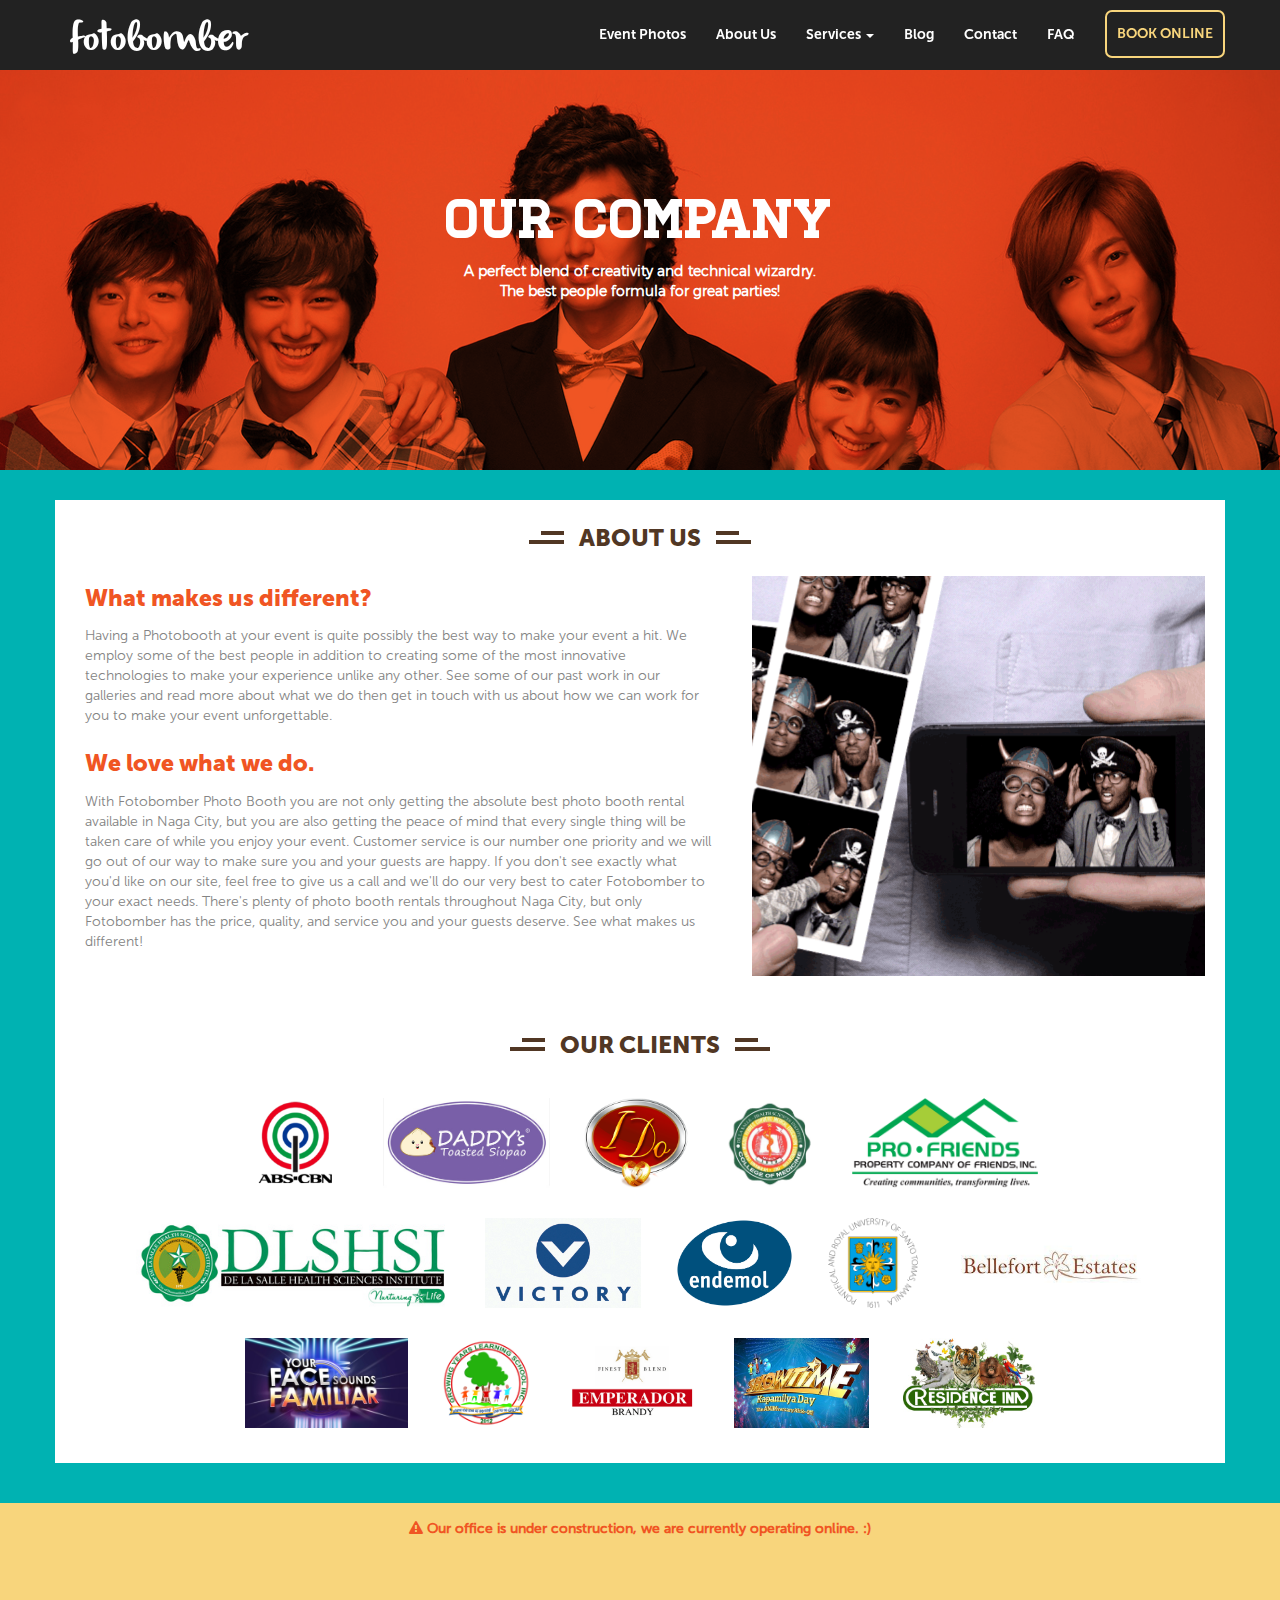
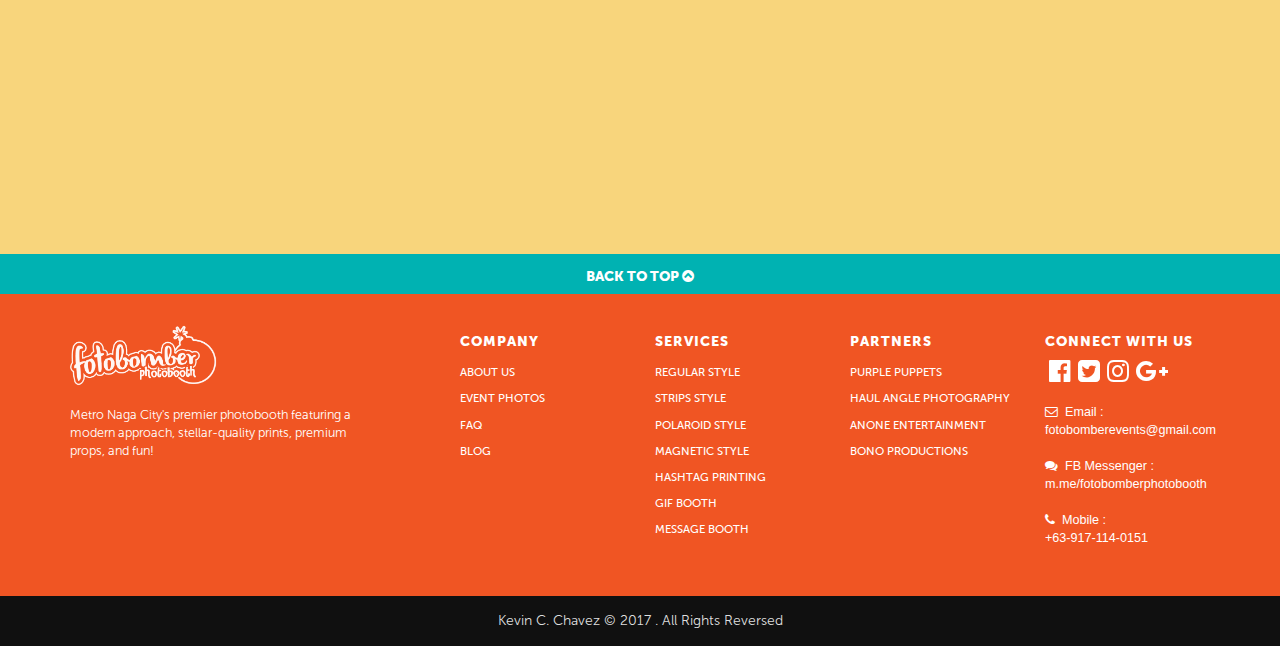
<file: capstone1/website-files/about-us.html>
<!DOCTYPE html>
<html lang="en">

  	<head>
	    <meta charset="utf-8">
	    <meta http-equiv="X-UA-Compatible" content="IE=edge">
	    <meta name="viewport" content="width=device-width, initial-scale=1">
	    <!-- The above 3 meta tags *must* come first in the head; any other head content must come *after* these tags -->
	    <title>Fotobomber Photobooth</title>

	    <!-- Bootstrap -->
	    <link href="css/bootstrap.min.css" rel="stylesheet">
	    <link rel="stylesheet" type="text/css" href="main.css">
	    <link rel="stylesheet" href="https://maxcdn.bootstrapcdn.com/font-awesome/4.7.0/css/font-awesome.min.css">
	    <link href="https://afeld.github.io/emoji-css/emoji.css" rel="stylesheet">
	    <link rel=icon href=.././favicon/favicon.jpg>
	    <link rel="stylesheet" type="text/css" href="hover.css">




	    <!-- Header -->
		<!-- 	<nav class="navbar navbar-default upme" data-spy="affix" data-offset-top="20"> -->


		    <nav class="navbar navbar-inverse navbar-fixed-top">

		        <div class="container">

		          	<div class="navbar-header">

			            <button type="button" class="navbar-toggle" data-toggle="collapse" data-target="#myNavbar">
			              <span class="icon-bar"></span>
			              <span class="icon-bar"></span>
			              <span class="icon-bar"></span>   
		                </button> <!-- /burger icon -->

			           	<a class="navbar-brand hvr-wobble-top" href="index.html"> <!-- brand text-logo -->
			            	<span class="main-title">fotobomber</span>
			           	</a>

		          	</div> <!-- /navbar-header -->

		         	 	<div class="collapse navbar-collapse" id="myNavbar">

				         	<ul class="nav navbar-nav navbar-right">

				                <li><a class="hvr-wobble-top" href="gallery.html">Event Photos</a></li>
				                <li><a class="hvr-wobble-top" href="about-us.html">About Us</a></li>
				                <li>
						            <a class="dropdown-toggle hvr-wobble-top" data-toggle="dropdown" href="#">Services
										<span class="caret"></span>
						            </a>

						            <ul class="dropdown-menu">

						                <li><a href="#services">Regular Style Package</a></li>
						                <li class="divider"></li>
						                <li><a href="#services">Strips Style Package</a></li>
						                <li class="divider"></li>
						                <li><a href="#services">Polaroid Style Package</a></li>
						                <li class="divider"></li>
						                <li><a href="#services">Magnetic Style Package</a></li>
						                <li class="divider"></li>
						                <li><a href="#services">Hashtag Printing</a></li>
						                <li class="divider"></li>
						                <li><a href="#services">GIF Booth</a></li>

						            </ul> <!-- /dropdown-menu -->
				                </li>
				                <li><a class="hvr-wobble-top" href="#blog">Blog</a></li>
				                <li><a class="hvr-wobble-top" href="#contact-us">Contact</a></li>
				                <li><a class="hvr-wobble-top" href="faq.html">FAQ</a></li>
				                <li><a class="nav-btn hvr-buzz-out" href="#book-online">BOOK ONLINE</a></li>

				          	</ul> <!-- /nav navbar-nav navbar-right -->

		          		</div> <!-- /collapse navbar-collapse -->

		        </div> <!-- /div container -->

		    </nav> <!-- /navbar navbar-inverse navbar-fixed-top -->

  	</head>

	<body>

		<main>
		

			<div id="about-us">

				<div class="container-fluid">

					<h1 class="about-header">OUR COMPANY</h1>

					<p class="about-subheader">
						A perfect blend of creativity and technical wizardry. <br>
						The best people formula for great parties!
					</p>

				</div> <!-- /container-fluid -->

				<div class="container">

					<div class="row">

						<h2 class="head-line foto-header">
				  			<span>
				  				<div class="title-wrapper">
					  				ABOUT US
					  			</div>
					  		</span>
				  		</h2>

	  					<div class="col-lg-7 col-md-7 col-sm-12 col-xs-12">

	  						<h1 class="about-title">
	  							What makes us different?
  							</h1>

	  						<p class="about-caption">
	  						Having a Photobooth at your event is quite possibly the best way to make your event a hit. We employ some of the best people in addition to creating some of the most innovative technologies to make your experience unlike any other. See some of our past work in our galleries and read more about what we do then get in touch with us about how we can work for you to make your event unforgettable.</p>


	  						<h1 class="about-title">
	  							We love what we do.
  							</h1>

	  						<p class="about-caption">
	  						With Fotobomber Photo Booth you are not only getting the absolute best photo booth rental available in Naga City, but you are also getting the peace of mind that every single thing will be taken care of while you enjoy your event. Customer service is our number one priority and we will go out of our way to make sure you and your guests are happy. If you don't see exactly what you'd like on our site, feel free to give us a call and we'll do our very best to cater Fotobomber to your exact needs. There's plenty of photo booth rentals throughout Naga City, but only Fotobomber has the price, quality, and service you and your guests deserve. See what makes us different! </p>
	  						<br>
	  						<br>
	  						<br>
	  					</div> <!-- /about-desc -->


	  					<div class="col-lg-5 col-md-5 col-sm-12 col-xs-12">

	  						<div class="about-img">

	  						</div>

	  					</div> <!-- /image section -->

	  				</div> <!-- /row 1 -->


	  				<div>

	  					<h2 class="head-line foto-header">
				  			<span>
				  				<div class="title-wrapper">
					  				OUR CLIENTS
					  			</div>
					  		</span>
				  		</h2>

				  		<div class="clients-wrapper">

			  				<img src=".././images/previous/1.png">
			  				<img src=".././images/previous/2.jpg">
			  				<img src=".././images/previous/3.png">
			  				<img src=".././images/previous/4.jpg">
			  				<img src=".././images/previous/5.png">
			  				<img src=".././images/previous/6.jpg">
			  				<img src=".././images/previous/7.png">
			  				<img src=".././images/previous/8.png">
			  				<img src=".././images/previous/9.png">		
			  				<img src=".././images/previous/10.jpg">
			  				<img src=".././images/previous/11.jpg">
			  				<img src=".././images/previous/12.png">
			  				<img src=".././images/previous/13.png">
			  				<img src=".././images/previous/14.jpeg">	
			  				<img src=".././images/previous/15.jpg">	

		  				</div>	<!-- /clients-wrapper -->

			  		</div>  <!--  /column images -->

				</div> <!-- /container -->

			</div> <!-- /end of about-us section -->








	  		<div class="geo-comment clear">
	  			<div class="container">
			  		<p class="geo-wrapper">
			  			<i class="fa fa-exclamation-triangle" aria-hidden="true"></i> Our office is under construction, we are currently operating online. :)
			  		</p>
		  		</div>
	  		</div> <!-- /end of geo-comment section -->

	  		

	  		<div class="google-maps">

	  			<iframe src="https://www.google.com/maps/embed?pb=!1m18!1m12!1m3!1d2741.7273654742353!2d123.19693028730441!3d13.634144725164944!2m3!1f0!2f0!3f0!3m2!1i1024!2i768!4f13.1!3m3!1m2!1s0x33a1f3314a82328d%3A0xdb910bbc565e9859!2sFotobomber+Photobooth!5e0!3m2!1sen!2sph!4v1496022352504" width="600" frameborder="0" style="border:0"></iframe>

	  		</div> <!-- /end of google-maps section -->



	  		<div class="back-to-top clear">
	  			<div class="container">

		  		<div class="button-wrapper">
					 <a href="#about-us" class="btn-b2t bounce"> BACK TO TOP
					 	<i class="fa fa-chevron-circle-up" aria-hidden="true"></i>
					 </a>
		  		</div>
		  		</div>

	  		</div> <!-- /end of back to top section -->



	  		<div id="footer" class="clear">

	  			<div class="container">

		  			<div class="row">

		  				<div class="col-lg-4 col-md-4 col-sm-12 col-xs-12">

		  					<img src=".././images/weblogo-footer.png">
		  					<br>
		  					<p class="footer-logo-caption">Metro Naga City's premier photobooth featuring a modern approach, stellar-quality prints, premium props, and fun!
		  					</p>

		  				</div>



		  				<div class="col-lg-2 col-md-2 col-sm-3 col-xs-6">

		  					<h5 class="footer-header">COMPANY</h5>
		  					<ul class="list-unstyled footer-sub-header">
		  						<li><a href="about-us.html">About Us</a></li>
		  						<li><a href="gallery.html">Event Photos</a></li>
		  						<li><a href="faq.html">FAQ</a></li>
		  						<li><a href="#blog"></a>Blog</li>
	  						</ul>

		  				</div>



		  				<div class="col-lg-2 col-md-2 col-sm-3 col-xs-6">
		  					<h5 class="footer-header">SERVICES</h5>
		  					<ul class="list-unstyled footer-sub-header">
		  						<li><a href="index.html#services">Regular Style</a></li>
		  						<li><a href="index.html#services">Strips Style</a></li>
		  						<li><a href="index.html#services">Polaroid Style</a></li>
		  						<li><a href="index.html#services">Magnetic Style </a></li>
		  						<li><a href="index.html#services">Hashtag Printing</a></li>
		  						<li><a href="index.html#services">GIF BOOTH</a></li>
		  						<li><a href="index.html#services">MESSAGE BOOTH</a></li>
	  						</ul>

		  				</div>


		  				<div class="col-lg-2 col-md-2 col-sm-3 col-xs-6">
		  					<h5 class="footer-header">PARTNERS</h5>
		  					<ul class="list-unstyled footer-sub-header">
		  						<li><a href="#">Purple Puppets</a></li>
		  						<li><a href="#">Haul Angle Photography</a></li>
		  						<li><a href="#">Anone Entertainment</a></li>
		  						<li><a href="#">Bono Productions</a></li>
	  						</ul>

		  				</div>

		  				<div class="col-lg-2 col-md-2 col-sm-3 col-xs-6">
		  					<h5 class="footer-header">CONNECT WITH US</h5>
		  					<a class="hvr-float" href="http://www.facebook.com/fotobomberphotobooth" target="_blank">
		  					&nbsp<i class="fa fa-facebook-official fa-2x" aria-hidden="true">	
		  						</i>
		  					</a>&nbsp
		  					<a class="hvr-float" href="http://www.twitter.com/fotobomberpb" target="_blank"><i class="fa fa-twitter-square fa-2x" aria-hidden="true"></i></a>&nbsp
		  					<a class="hvr-float" href="http://www.instagram.com/fotobomberphotobooth" target="_blank"><i class="fa fa-instagram fa-2x" aria-hidden="true"></i></a>&nbsp
		  					<a class="hvr-float" href="http://www.instagram.com/fotobomberphotobooth" target="_blank"><i class="fa fa-google-plus fa-2x" aria-hidden="true"></i></a>
		  					<br><br>
		  					<i class="fa fa-envelope-o" aria-hidden="true"></i>&nbsp&nbsp<text>Email : </text><br>
		  					<text>fotobomberevents@gmail.com</text>
		  					<br><br>
		  					<i class="fa fa-comments" aria-hidden="true"></i></i>&nbsp&nbsp<text>FB Messenger : </text><br>
		  					<a href="m.me/fotobomberphotobooth">m.me/fotobomberphotobooth</a></text>
		  					<br><br>
		  					<i class="fa fa-phone" aria-hidden="true"></i>&nbsp&nbsp<text>Mobile : </text><br>
		  					<text>+63-917-114-0151</text>
		  					<br><br>
		  					

		  				</div>

		  			</div>  <!-- /row -->

				</div>	<!-- /container-->

	  		</div> <!-- /end of footer section -->



	  		<div class="copyright">
	  			<div class="container">
	  				<div class="copy-wrapper">
	  					<p>Kevin C. Chavez © 2017 . All Rights Reversed</p>
	  				</div>
	  			</div>

		  	</div> <!-- /end of copyright section -->


  	






























		</main>	





    <!-- jQuery (necessary for Bootstrap's JavaScript plugins) -->
    <script src="https://ajax.googleapis.com/ajax/libs/jquery/1.12.4/jquery.min.js"></script>
    <!-- Include all compiled plugins (below), or include individual files as needed -->
    <script src="js/bootstrap.min.js">



    	

    </script>

    <!-- PAGE JUMP ANIMATION -->
	<!-- 	<script>
		$(document).ready(function(){
		  // Add scrollspy to <body>
		  $('body').scrollspy({target: ".navbar", offset: -80});   

		  // Add smooth scrolling on all links inside the navbar
		  $("#myNavbar a").on('click', function(event) {
		    // Make sure this.hash has a value before overriding default behavior
		    if (this.hash !== "") {
		      // Prevent default anchor click behavior
		      event.preventDefault();

		      // Store hash
		      var hash = this.hash;

		      // Using jQuery's animate() method to add smooth page scroll
		      // The optional number (800) specifies the number of milliseconds it takes to scroll to the specified area
		      $('html, body').animate({
		        scrollTop: $(hash).offset().top
		      }, 800, function(){
		   
		        // Add hash (#) to URL when done scrolling (default click behavior)
		        window.location.hash = hash;
		      });
		    }  // End if
		  });
		});
		</script> -->
	<!-- /PAGE JUMP ANIMATION -->


	

  </body>
</html>
</file>
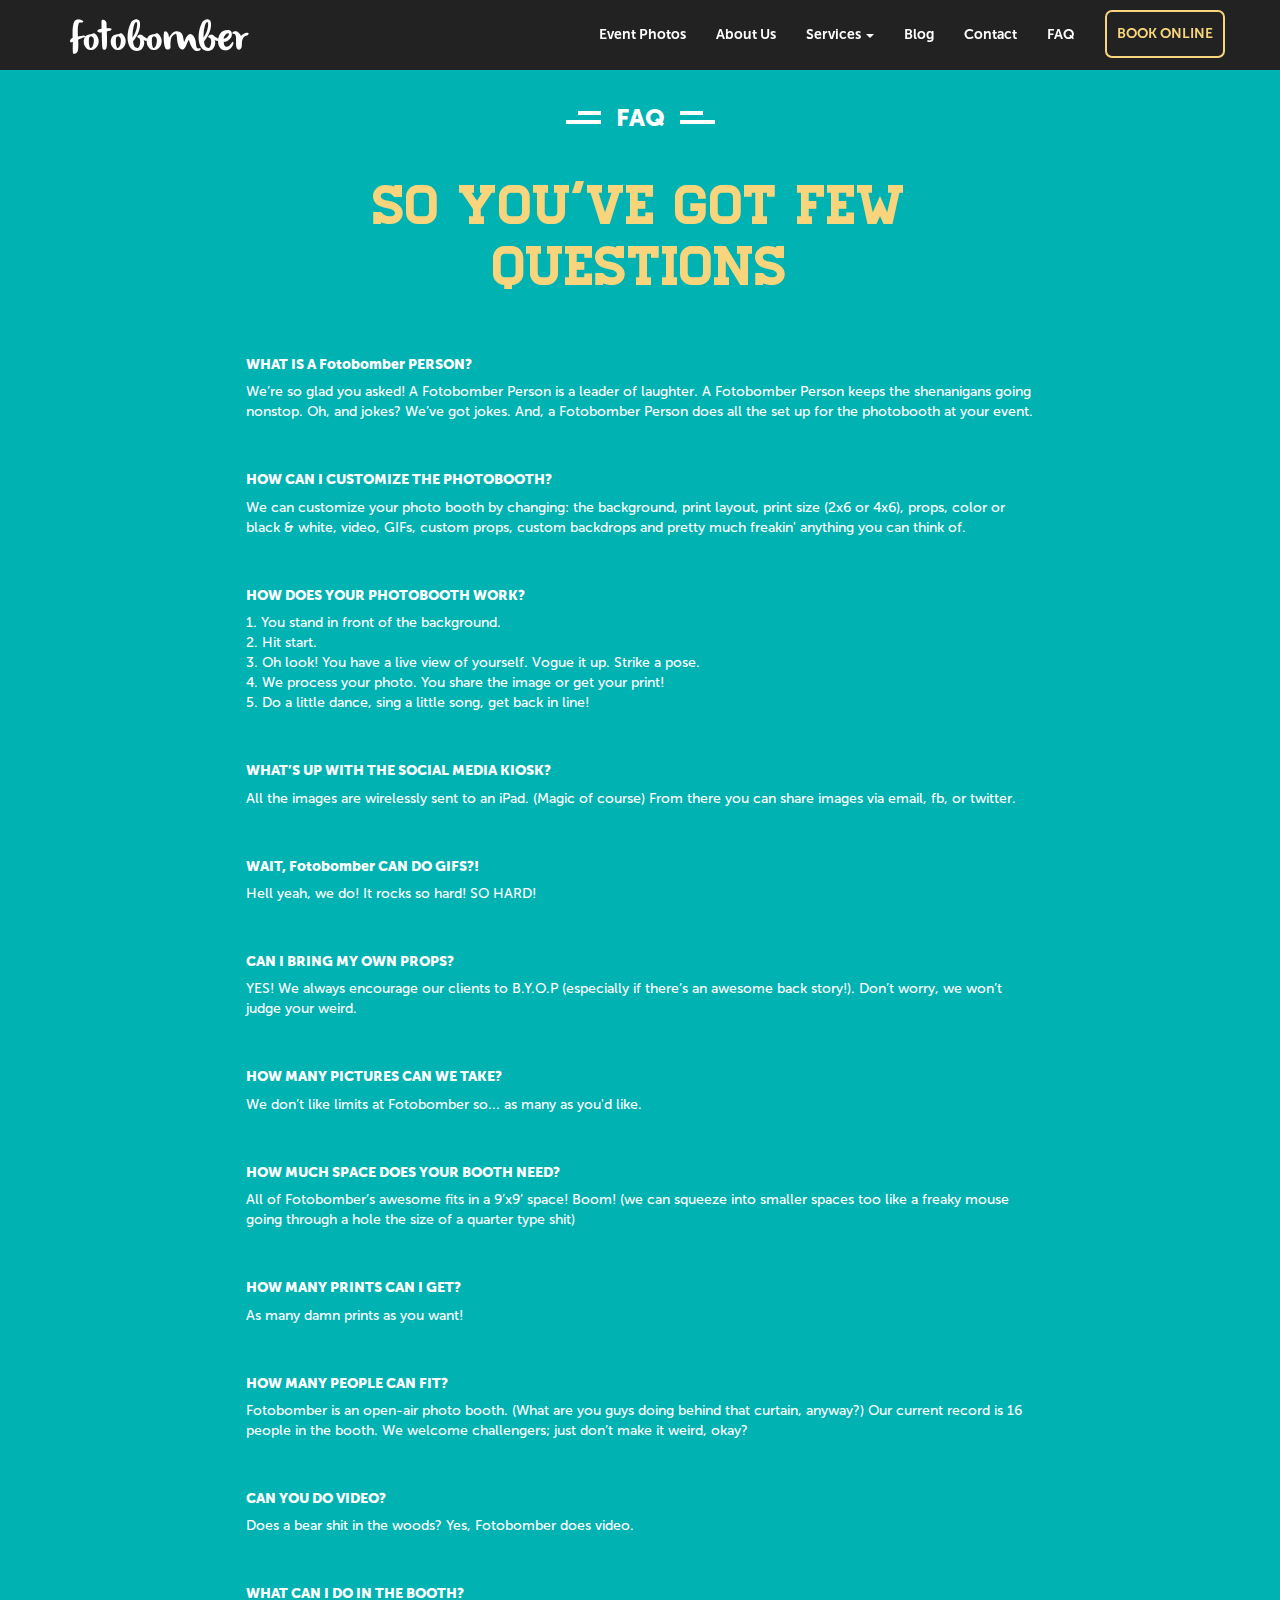
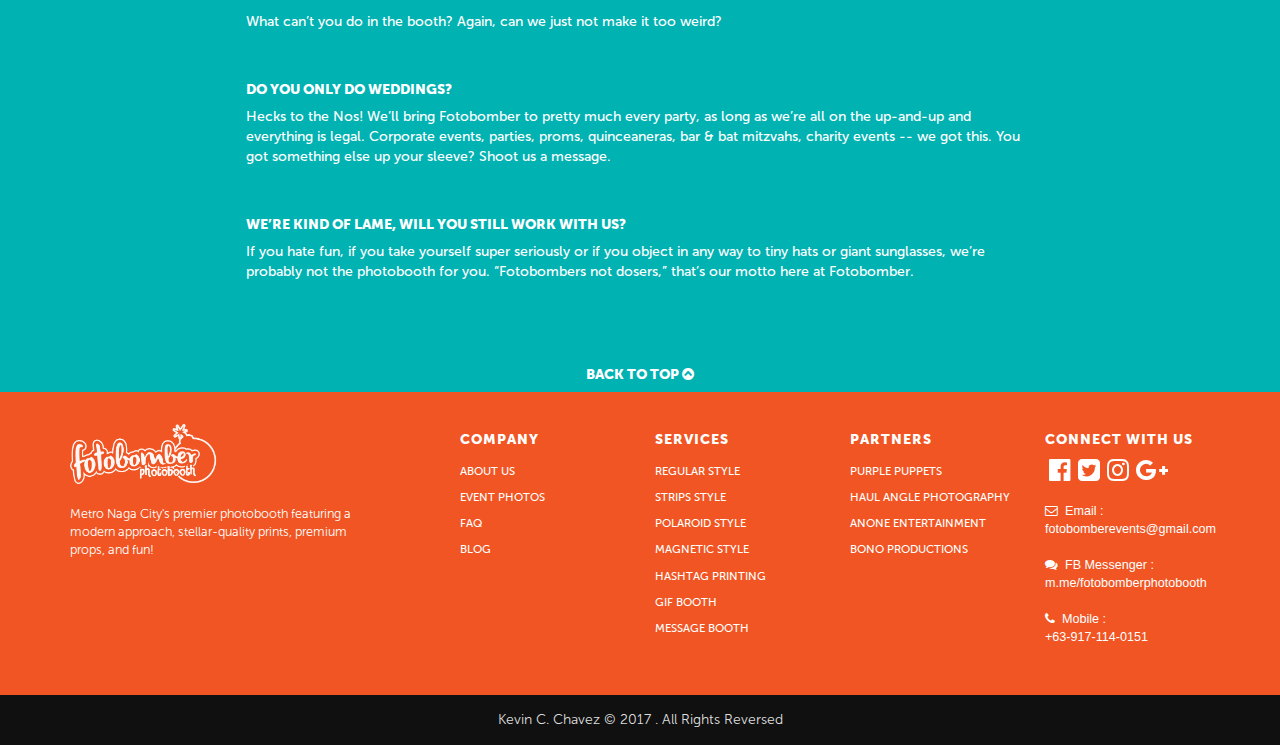
<file: capstone1/website-files/faq.html>
<!DOCTYPE html>
<html lang="en">

  	<head>
	    <meta charset="utf-8">
	    <meta http-equiv="X-UA-Compatible" content="IE=edge">
	    <meta name="viewport" content="width=device-width, initial-scale=1">
	    <!-- The above 3 meta tags *must* come first in the head; any other head content must come *after* these tags -->
	    <title>Fotobomber Photobooth</title>

	    <!-- Bootstrap -->
	    <link href="css/bootstrap.min.css" rel="stylesheet">
	    <link rel="stylesheet" type="text/css" href="main.css">
	    <link rel="stylesheet" href="https://maxcdn.bootstrapcdn.com/font-awesome/4.7.0/css/font-awesome.min.css">
	    <link href="https://afeld.github.io/emoji-css/emoji.css" rel="stylesheet">
	    <link rel=icon href=.././favicon/favicon.jpg>
	    <link rel="stylesheet" type="text/css" href="hover.css">
	    




	    <!-- Header -->
		<!-- 	<nav class="navbar navbar-default upme" data-spy="affix" data-offset-top="20"> -->

	    <div class="container-fluid">

		    <nav class="navbar navbar-inverse navbar-fixed-top">

		        <div class="container">

		          	<div class="navbar-header">

			            <button type="button" class="navbar-toggle" data-toggle="collapse" data-target="#myNavbar">
			              <span class="icon-bar"></span>
			              <span class="icon-bar"></span>
			              <span class="icon-bar"></span>   
		                </button> <!-- /burger icon -->

			           	<a class="navbar-brand hvr-wobble-top" href="index.html"> <!-- brand text-logo -->
			            	<span class="main-title">fotobomber</span>
			           	</a>

		          	</div> <!-- /navbar-header -->

		         	 	<div class="collapse navbar-collapse" id="myNavbar">

				         	<ul class="nav navbar-nav navbar-right">

				                <li><a class="hvr-wobble-top" href="gallery.html">Event Photos</a></li>
				                <li><a class="hvr-wobble-top" href="about-us.html">About Us</a></li>
				                <li>
						            <a class="dropdown-toggle hvr-wobble-top" data-toggle="dropdown" href="#">Services
										<span class="caret"></span>
						            </a>

						            <ul class="dropdown-menu">

						                <li><a href="#services">Regular Style Package</a></li>
						                <li class="divider"></li>
						                <li><a href="#services">Strips Style Package</a></li>
						                <li class="divider"></li>
						                <li><a href="#services">Polaroid Style Package</a></li>
						                <li class="divider"></li>
						                <li><a href="#services">Magnetic Style Package</a></li>
						                <li class="divider"></li>
						                <li><a href="#services">Hashtag Printing</a></li>
						                <li class="divider"></li>
						                <li><a href="#services">GIF Booth</a></li>

						            </ul> <!-- /dropdown-menu -->
				                </li>
				                <li><a class="hvr-wobble-top" href="#blog">Blog</a></li>
				                <li><a class="hvr-wobble-top" href="#contact-us">Contact</a></li>
				                <li><a class="hvr-wobble-top" href="faq.html">FAQ</a></li>
				                <li><a class="nav-btn hvr-buzz-out" href="#book-online">BOOK ONLINE</a></li>

				          	</ul> <!-- /nav navbar-nav navbar-right -->

		          		</div> <!-- /collapse navbar-collapse -->

		        </div> <!-- /div container -->

		    </nav> <!-- /navbar navbar-inverse navbar-fixed-top -->

		</div> <!-- /container-fluid -->

  	</head>

	<body>



		<div id="faq" class="clear">

			<div class="container">

		  			<h2 class="head-line-light foto-header">
			  			<span>
			  				<div class="title-wrapper-light light-font">
				  				FAQ
				  			</div>
				  		</span>
			  		</h2>

	  				<div class="row">

		  				<div class="faq-wrapper">

		  					<h1 class="yellow-title">
				  				SO YOU'VE GOT FEW QUESTIONS
			  				</h1>

		  					<div class="col-lg-12 col-md-12 col-sm-12 col-xs-12">


				  				<h1>WHAT IS A Fotobomber PERSON?</h1>
				  				<p>We’re so glad you asked! A Fotobomber Person is a leader of laughter. A Fotobomber Person keeps the shenanigans going nonstop. Oh, and jokes? We’ve got jokes. And, a Fotobomber Person does all the set up for the photobooth at your event. </p><br>

				  				<h1>HOW CAN I CUSTOMIZE THE PHOTOBOOTH?</h1>
				  				<p>We can customize your photo booth by changing: the background, print layout, print size (2x6 or 4x6), props, color or black & white, video, GIFs, custom props, custom backdrops and pretty much freakin' anything you can think of.</p><br>

				  				<h1>HOW DOES YOUR PHOTOBOOTH WORK?</h1>
				  				<p>1. You stand in front of the background.<br>
								2. Hit start. <br>
								3. Oh look! You have a live view of yourself. Vogue it up. Strike a pose.<br>
								4. We process your photo. You share the image or get your print!<br>
								5. Do a little dance, sing a little song, get back in line!<br></p><br>

				  				<h1>WHAT’S UP WITH THE SOCIAL MEDIA KIOSK?</h1>
				  				<p>All the images are wirelessly sent to an iPad. (Magic of course) From there you can share images via email, fb, or twitter.</p><br>

				  				<h1>WAIT, Fotobomber CAN DO GIFS?!</h1>
				  				<p>Hell yeah, we do! It rocks so hard! SO HARD!</p><br>

				  				<h1>CAN I BRING MY OWN PROPS?</h1>
				  				<p>YES! We always encourage our clients to B.Y.O.P (especially if there’s an awesome back story!). Don’t worry, we won’t judge your weird.</p><br>

				  				<h1>HOW MANY PICTURES CAN WE TAKE?</h1>
				  				<p>We don’t like limits at Fotobomber so... as many as you'd like.</p><br>

				  				<h1>HOW MUCH SPACE DOES YOUR BOOTH NEED?</h1>
				  				<p>All of Fotobomber’s awesome fits in a 9’x9’ space! Boom! (we can squeeze into smaller spaces too like a freaky mouse going through a hole the size of a quarter type shit)</p><br>

				  				<h1>HOW MANY PRINTS CAN I GET?</h1>
				  				<p>As many damn prints as you want!</p><br>

				  				<h1>HOW MANY PEOPLE CAN FIT?</h1>
				  				<p>Fotobomber is an open-air photo booth. (What are you guys doing behind that curtain, anyway?) Our current record is 16 people in the booth. We welcome challengers; just don’t make it weird, okay?</p><br>

				  				<h1>CAN YOU DO VIDEO?</h1>
				  				<p>Does a bear shit in the woods? Yes, Fotobomber does video.</p><br>

				  				<h1>WHAT CAN I DO IN THE BOOTH?</h1>
				  				<p>What can’t you do in the booth? Again, can we just not make it too weird?</p><br>

				  				<h1>DO YOU ONLY DO WEDDINGS?</h1>
				  				<p>Hecks to the Nos! We’ll bring Fotobomber to pretty much every party, as long as we’re all on the up-and-up and everything is legal. Corporate events, parties, proms, quinceaneras, bar & bat mitzvahs, charity events -- we got this. You got something else up your sleeve? Shoot us a message.</p><br>

				  				<h1>WE’RE KIND OF LAME, WILL YOU STILL WORK WITH US?</h1>
				  				<p>If you hate fun, if you take yourself super seriously or if you object in any way to tiny hats or giant sunglasses, we’re probably not the photobooth for you. “Fotobombers not dosers,” that’s our motto here at Fotobomber.</p><br><br><br>




			  				</div>

		  				</div>

					</div>

		</div>	<!-- /end of banner section -->









	
		<!-- footer section -->

  		<div class="back-to-top clear">
  			<div class="container">

	  		<div class="button-wrapper">
				 <a href="#faq" class="btn-b2t bounce"> BACK TO TOP
				 	<i class="fa fa-chevron-circle-up" aria-hidden="true"></i>
				 </a>
	  		</div>
	  		</div>

  		</div> <!-- /end of back to top section -->



  		<div id="footer" class="clear">

	  			<div class="container">

		  			<div class="row">

		  				<div class="col-lg-4 col-md-4 col-sm-12 col-xs-12">

		  					<img src=".././images/weblogo-footer.png">
		  					<br>
		  					<p class="footer-logo-caption">Metro Naga City's premier photobooth featuring a modern approach, stellar-quality prints, premium props, and fun!
		  					</p>

		  				</div>



		  				<div class="col-lg-2 col-md-2 col-sm-3 col-xs-6">

		  					<h5 class="footer-header">COMPANY</h5>
		  					<ul class="list-unstyled footer-sub-header">
		  						<li><a href="about-us.html">About Us</a></li>
		  						<li><a href="gallery.html">Event Photos</a></li>
		  						<li><a href="faq.html">FAQ</a></li>
		  						<li><a href="#blog"></a>Blog</li>
	  						</ul>

		  				</div>



		  				<div class="col-lg-2 col-md-2 col-sm-3 col-xs-6">
		  					<h5 class="footer-header">SERVICES</h5>
		  					<ul class="list-unstyled footer-sub-header">
		  						<li><a href="index.html#services">Regular Style</a></li>
		  						<li><a href="index.html#services">Strips Style</a></li>
		  						<li><a href="index.html#services">Polaroid Style</a></li>
		  						<li><a href="index.html#services">Magnetic Style </a></li>
		  						<li><a href="index.html#services">Hashtag Printing</a></li>
		  						<li><a href="index.html#services">GIF BOOTH</a></li>
		  						<li><a href="index.html#services">MESSAGE BOOTH</a></li>
	  						</ul>

		  				</div>


		  				<div class="col-lg-2 col-md-2 col-sm-3 col-xs-6">
		  					<h5 class="footer-header">PARTNERS</h5>
		  					<ul class="list-unstyled footer-sub-header">
		  						<li><a href="#">Purple Puppets</a></li>
		  						<li><a href="#">Haul Angle Photography</a></li>
		  						<li><a href="#">Anone Entertainment</a></li>
		  						<li><a href="#">Bono Productions</a></li>
	  						</ul>

		  				</div>

		  				<div class="col-lg-2 col-md-2 col-sm-3 col-xs-6">
		  					<h5 class="footer-header">CONNECT WITH US</h5>
		  					<a class="hvr-float" href="http://www.facebook.com/fotobomberphotobooth" target="_blank">
		  					&nbsp<i class="fa fa-facebook-official fa-2x" aria-hidden="true">	
		  						</i>
		  					</a>&nbsp
		  					<a class="hvr-float" href="http://www.twitter.com/fotobomberpb" target="_blank"><i class="fa fa-twitter-square fa-2x" aria-hidden="true"></i></a>&nbsp
		  					<a class="hvr-float" href="http://www.instagram.com/fotobomberphotobooth" target="_blank"><i class="fa fa-instagram fa-2x" aria-hidden="true"></i></a>&nbsp
		  					<a class="hvr-float" href="http://www.instagram.com/fotobomberphotobooth" target="_blank"><i class="fa fa-google-plus fa-2x" aria-hidden="true"></i></a>
		  					<br><br>
		  					<i class="fa fa-envelope-o" aria-hidden="true"></i>&nbsp&nbsp<text>Email : </text><br>
		  					<text>fotobomberevents@gmail.com</text>
		  					<br><br>
		  					<i class="fa fa-comments" aria-hidden="true"></i></i>&nbsp&nbsp<text>FB Messenger : </text><br>
		  					<a href="m.me/fotobomberphotobooth">m.me/fotobomberphotobooth</a></text>
		  					<br><br>
		  					<i class="fa fa-phone" aria-hidden="true"></i>&nbsp&nbsp<text>Mobile : </text><br>
		  					<text>+63-917-114-0151</text>
		  					<br><br>
		  					

		  				</div>

		  			</div>  <!-- /row -->

				</div>	<!-- /container-->

	  		</div> <!-- /end of footer section -->



  		<div class="copyright">
  			<div class="container">
  				<div class="copy-wrapper">
  					<p>Kevin C. Chavez © 2017 . All Rights Reversed</p>
  				</div>
  			</div>

	  	</div> <!-- /end of copyright section -->


    <!-- jQuery (necessary for Bootstrap's JavaScript plugins) -->
    <script src="https://ajax.googleapis.com/ajax/libs/jquery/1.12.4/jquery.min.js"></script>
    <!-- Include all compiled plugins (below), or include individual files as needed -->
    <script src="js/bootstrap.min.js">



    	

    </script>

    <!-- PAGE JUMP ANIMATION -->
	<!-- 	<script>
		$(document).ready(function(){
		  // Add scrollspy to <body>
		  $('body').scrollspy({target: ".navbar", offset: -80});   

		  // Add smooth scrolling on all links inside the navbar
		  $("#myNavbar a").on('click', function(event) {
		    // Make sure this.hash has a value before overriding default behavior
		    if (this.hash !== "") {
		      // Prevent default anchor click behavior
		      event.preventDefault();

		      // Store hash
		      var hash = this.hash;

		      // Using jQuery's animate() method to add smooth page scroll
		      // The optional number (800) specifies the number of milliseconds it takes to scroll to the specified area
		      $('html, body').animate({
		        scrollTop: $(hash).offset().top
		      }, 800, function(){
		   
		        // Add hash (#) to URL when done scrolling (default click behavior)
		        window.location.hash = hash;
		      });
		    }  // End if
		  });
		});
		</script> -->
	<!-- /PAGE JUMP ANIMATION -->


	

  </body>
</html>
</file>
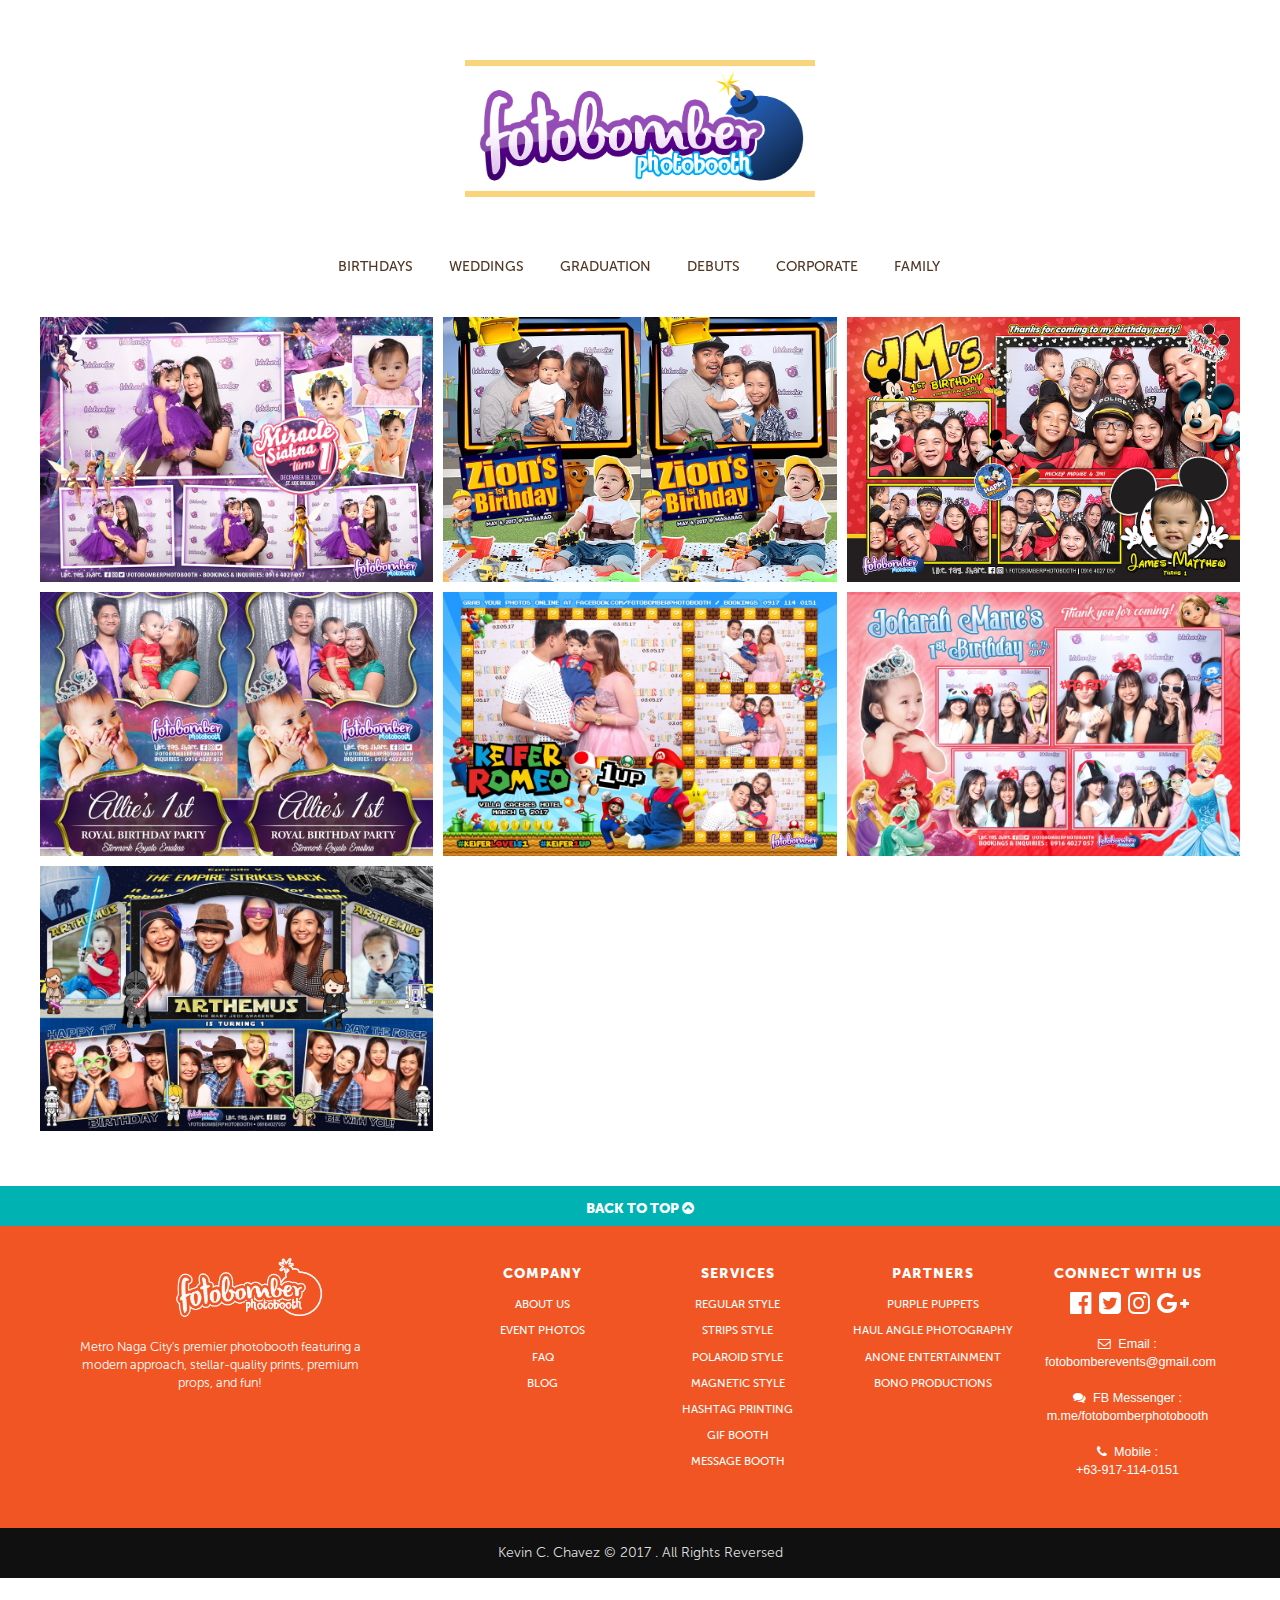
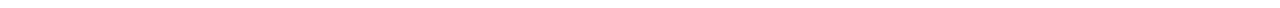
<file: capstone1/website-files/gallery.html>
<!DOCTYPE html>
<html lang="en">

  	<head>
	    <meta charset="utf-8">
	    <meta http-equiv="X-UA-Compatible" content="IE=edge">
	    <meta name="viewport" content="width=device-width, initial-scale=1">
	    <!-- The above 3 meta tags *must* come first in the head; any other head content must come *after* these tags -->
	    <title>Fotobomber Photobooth</title>

	    <!-- Bootstrap -->
	    <link href="css/bootstrap.min.css" rel="stylesheet">
	    <link rel="stylesheet" type="text/css" href="main.css">
	    <link rel="stylesheet" href="https://maxcdn.bootstrapcdn.com/font-awesome/4.7.0/css/font-awesome.min.css">
	    <link href="https://afeld.github.io/emoji-css/emoji.css" rel="stylesheet">
	    <link rel=icon href=".././favicon/favicon.jpg">
	    <link rel="stylesheet" type="text/css" href="hover.css">




	    <!-- Header -->
		<!-- 	<nav class="navbar navbar-default upme" data-spy="affix" data-offset-top="20"> -->


  	</head>

	<body>

		<div id="gallery">

			<div class="container-fluid">

				<a href="index.html">
					<img src=".././images/foto-gallery.png" alt="fotobomber-logo" class="hvr-grow">
				</a>

				<ul class="nav nav-tabs">
				  <li class="active"><a data-toggle="tab" href="#birthdays" class="hvr-underline-from-center">Birthdays</a></li>
				  <li><a data-toggle="tab" class="hvr-underline-from-center" href="#wedding" >weddings</a></li>
				  <li><a data-toggle="tab" class="hvr-underline-from-center" href="#graduation">graduation</a></li>
				  <li><a data-toggle="tab" class="hvr-underline-from-center" href="#debuts">DEBUTS</a></li>
				  <li><a data-toggle="tab" class="hvr-underline-from-center" href="#corporate">CORPORATE</a></li>
				  <li><a data-toggle="tab" class="hvr-underline-from-center" href="#family">family</a></li>
				</ul>

				<div class="tab-content">

					<div id="birthdays" class="tab-pane fade in active">

					    <div class="row">

					    	<div class="col-lg-4 col-md-4 col-sm-6 col-xs-6">
					    		<figure>
					    			<a href="#">
						    			<img src=".././images/pbpics/bday1.jpg" alt="miracle sianna's 1st birthday">
					    			</a>
				    			</figure>
					    	</div>

					    	<div class="col-lg-4 col-md-4 col-sm-6 col-xs-6">
					    		<figure>
					    			<a href="#">
						    			<img src=".././images/pbpics/bday2.jpg" alt="zion's 1st bday">
					    			</a>
				    			</figure>
					    	</div>

					    	<div class="col-lg-4 col-md-4 col-sm-6 col-xs-6">
					    		<figure>
					    			<a href="#">
						    			<img src=".././images/pbpics/bday3.jpg" alt="jm's 1st bday">
					    			</a>
				    			</figure>
					    	</div>


					    	<div class="col-lg-4 col-md-4 col-sm-6 col-xs-6">
					    		<figure>
					    			<a href="#">
						    			<img src=".././images/pbpics/bday4.jpg" alt="xian's">
					    			</a>
				    			</figure>
					    	</div>


					    	<div class="col-lg-4 col-md-4 col-sm-6 col-xs-6">
					    		<figure>
					    			<a href="#">
						    			<img src=".././images/pbpics/bday5.jpg" alt="keifer romeo's 1st bday">
					    			</a>
				    			</figure>
					    	</div>

					    	<div class="col-lg-4 col-md-4 col-sm-6 col-xs-6">
					    		<figure>
					    			<a href="#">
						    			<img src=".././images/pbpics/bday6.jpg" alt="johara marie's 18th">
					    			</a>
				    			</figure>
					    	</div>

					    	<div class="col-lg-4 col-md-4 col-sm-6 col-xs-6">
					    		<figure>
					    			<a href="#">
						    			<img src=".././images/pbpics/bday7.jpg" alt="arthemus bday">
					    			</a>
				    			</figure>
					    	</div>


						</div>

					</div> <!-- /1st tab @ birthdays -->


					<div id="wedding" class="tab-pane fade">

					    <div class="row">

					    	<div class="col-lg-4 col-md-4 col-sm-6 col-xs-6">
					    		<figure>
					    			<a href="#">
						    			<img src=".././images/pbpics/wedding3.jpg" alt="jef & badeth's wedding">
					    			</a>
				    			</figure>
					    	</div>

					    	<div class="col-lg-4 col-md-4 col-sm-6 col-xs-6">
					    		<figure>
					    			<a href="#">
						    			<img src=".././images/pbpics/wedding5.jpg" alt="mik & cleene's wedding">
					    			</a>
				    			</figure>
					    	</div>

					    	<div class="col-lg-4 col-md-4 col-sm-6 col-xs-6">
					    		<figure>
					    			<a href="#">
						    			<img src=".././images/pbpics/wedding4.jpg" alt="ayla & dion's wedding">
					    			</a>
				    			</figure>
					    	</div>

					    	<div class="col-lg-4 col-md-4 col-sm-6 col-xs-6">
					    		<figure>
					    			<a href="#">
						    			<img src=".././images/pbpics/wedding6.jpg" alt="bryan & carla's wedding">
					    			</a>
				    			</figure>
					    	</div>

					    	<div class="col-lg-4 col-md-4 col-sm-6 col-xs-6">
					    		<figure>
					    			<a href="#">
						    			<img src=".././images/pbpics/wedding7.jpg" alt="art & maglie's 60th wedding anniv">
					    			</a>
				    			</figure>
					    	</div>

					    	<div class="col-lg-4 col-md-4 col-sm-6 col-xs-6">
					    		<figure>
					    			<a href="#">
						    			<img src=".././images/pbpics/wedding8.jpg" alt="ryan & jen's wedding">
					    			</a>
				    			</figure>
					    	</div>

					    	<div class="col-lg-4 col-md-4 col-sm-6 col-xs-6">
					    		<figure>
					    			<a href="#">
						    			<img src=".././images/pbpics/wedding9.jpg" alt="jan carlo & edena wedding">
					    			</a>
				    			</figure>
					    	</div>

					    	<div class="col-lg-4 col-md-4 col-sm-6 col-xs-6">
					    		<figure>
					    			<a href="#">
						    			<img src=".././images/pbpics/wedding8.jpg" alt="ryan & jen's wedding">
					    			</a>
				    			</figure>
					    	</div>

					    	<div class="col-lg-4 col-md-4 col-sm-6 col-xs-6">
					    		<figure>
					    			<a href="#">
						    			<img src=".././images/pbpics/wedding10.jpg" alt="choy & kay wedding">
					    			</a>
				    			</figure>
					    	</div>

					    	

					    </div>

					</div> <!-- /2nd tab @ wedding -->					


					<div id="graduation" class="tab-pane fade">

					    <div class="row">

					    	<div class="col-lg-4 col-md-4 col-sm-6 col-xs-6">
					    		<figure>
					    			<a href="#">
						    			<img src=".././images/pbpics/graduation1.jpg" alt="sheen's graduation party">
					    			</a>
				    			</figure>
					    	</div>

					    	<div class="col-lg-4 col-md-4 col-sm-6 col-xs-6">
					    		<figure>
					    			<a href="#">
						    			<img src=".././images/pbpics/graduation2.jpg" alt="kath's graduation party">
					    			</a>
				    			</figure>
					    	</div>

					    </div>

					</div> <!-- /3nd tab @ graduation -->


					<div id="debuts" class="tab-pane fade">

						<div class="row">

					    	<div class="col-lg-4 col-md-4 col-sm-6 col-xs-6">
					    		<figure>
					    			<a href="#">
						    			<img src=".././images/pbpics/debut1.jpg" alt="ina & cheska's 18th">
					    			</a>
				    			</figure>
					    	</div>

					    	<div class="col-lg-4 col-md-4 col-sm-6 col-xs-6">
					    		<figure>
					    			<a href="#">
						    			<img src=".././images/pbpics/debut2.jpg" alt="allysia's 18th">
					    			</a>
				    			</figure>
					    	</div>

					    	<div class="col-lg-4 col-md-4 col-sm-6 col-xs-6">
					    		<figure>
					    			<a href="#">
						    			<img src=".././images/pbpics/debut3.jpg" alt="jins's 18th">
					    			</a>
				    			</figure>
					    	</div>

					    	<div class="col-lg-4 col-md-4 col-sm-6 col-xs-6">
					    		<figure>
					    			<a href="#">
						    			<img src=".././images/pbpics/debut4.jpg" alt="loraine's 18th">
					    			</a>
				    			</figure>
					    	</div>

					    	<div class="col-lg-4 col-md-4 col-sm-6 col-xs-6">
					    		<figure>
					    			<a href="#">
						    			<img src=".././images/pbpics/debut5.jpg" alt="nathalie's 18th">
					    			</a>
				    			</figure>
					    	</div>

					    </div>

					</div> <!-- /4th tab @ debuts -->



					<div id="corporate" class="tab-pane fade">

						<div class="row">

					    	<div class="col-lg-4 col-md-4 col-sm-6 col-xs-6">
					    		<figure>
					    			<a href="#">
						    			<img src=".././images/pbpics/company1.jpg" alt="carmen easter egg hunt">
					    			</a>
				    			</figure>
					    	</div>

					    	<div class="col-lg-4 col-md-4 col-sm-6 col-xs-6">
					    		<figure>
					    			<a href="#">
						    			<img src=".././images/pbpics/company2.jpg" alt="manila masters">
					    			</a>
				    			</figure>
					    	</div>

					    	<div class="col-lg-4 col-md-4 col-sm-6 col-xs-6">
					    		<figure>
					    			<a href="#">
						    			<img src=".././images/pbpics/company3.jpg" alt="erdc xmas party 2016">
					    			</a>
				    			</figure>
					    	</div>

					    	<div class="col-lg-4 col-md-4 col-sm-6 col-xs-6">
					    		<figure>
					    			<a href="#">
						    			<img src=".././images/pbpics/company4.jpg" alt="olivan's relaunching">
					    			</a>
				    			</figure>
					    	</div>

					    	<div class="col-lg-4 col-md-4 col-sm-6 col-xs-6">
					    		<figure>
					    			<a href="#">
						    			<img src=".././images/pbpics/company5.jpg" alt="slick's ph launching">
					    			</a>
				    			</figure>
					    	</div>

					    </div>

					</div> <!-- /5th tab @ corporate -->



					<div id="family" class="tab-pane fade">

						<div class="row">

					    	<div class="col-lg-4 col-md-4 col-sm-6 col-xs-6">
					    		<figure>
					    			<a href="#">
						    			<img src=".././images/pbpics/family1.jpg" alt="welcome home maiko and emily">
					    			</a>
				    			</figure>
					    	</div>

					    	<div class="col-lg-4 col-md-4 col-sm-6 col-xs-6">
					    		<figure>
					    			<a href="#">
						    			<img src=".././images/pbpics/family2.jpg" alt="marlina's 60th">
					    			</a>
				    			</figure>
					    	</div>

					    	<div class="col-lg-4 col-md-4 col-sm-6 col-xs-6">
					    		<figure>
					    			<a href="#">
						    			<img src=".././images/pbpics/reunion2.jpg" alt="usi batch 87 reunion">
					    			</a>
				    			</figure>
					    	</div>

					    	<div class="col-lg-4 col-md-4 col-sm-6 col-xs-6">
					    		<figure>
					    			<a href="#">
						    			<img src=".././images/2girls1booth.jpeg" alt="fotobomber-logo">
					    			</a>
				    			</figure>
					    	</div>

					    </div>

					</div> <!-- /6th tab @ family -->





			</div>
		</div>









	
		<!-- footer section -->

  		<div class="back-to-top clear">
  			<div class="container">

	  		<div class="button-wrapper">
				 <a href="#gallery" class="btn-b2t bounce"> BACK TO TOP
				 	<i class="fa fa-chevron-circle-up" aria-hidden="true"></i>
				 </a>
	  		</div>
	  		</div>

  		</div> <!-- /end of back to top section -->



  		<div id="footer" class="clear">

	  			<div class="container">

		  			<div class="row">

		  				<div class="col-lg-4 col-md-4 col-sm-12 col-xs-12">

		  					<img src=".././images/weblogo-footer.png">
		  					<br>
		  					<p class="footer-logo-caption">Metro Naga City's premier photobooth featuring a modern approach, stellar-quality prints, premium props, and fun!
		  					</p>

		  				</div>



		  				<div class="col-lg-2 col-md-2 col-sm-3 col-xs-6">

		  					<h5 class="footer-header">COMPANY</h5>
		  					<ul class="list-unstyled footer-sub-header">
		  						<li><a href="about-us.html">About Us</a></li>
		  						<li><a href="gallery.html">Event Photos</a></li>
		  						<li><a href="faq.html">FAQ</a></li>
		  						<li><a href="#blog"></a>Blog</li>
	  						</ul>

		  				</div>



		  				<div class="col-lg-2 col-md-2 col-sm-3 col-xs-6">
		  					<h5 class="footer-header">SERVICES</h5>
		  					<ul class="list-unstyled footer-sub-header">
		  						<li><a href="index.html#services">Regular Style</a></li>
		  						<li><a href="index.html#services">Strips Style</a></li>
		  						<li><a href="index.html#services">Polaroid Style</a></li>
		  						<li><a href="index.html#services">Magnetic Style </a></li>
		  						<li><a href="index.html#services">Hashtag Printing</a></li>
		  						<li><a href="index.html#services">GIF BOOTH</a></li>
		  						<li><a href="index.html#services">MESSAGE BOOTH</a></li>
	  						</ul>

		  				</div>


		  				<div class="col-lg-2 col-md-2 col-sm-3 col-xs-6">
		  					<h5 class="footer-header">PARTNERS</h5>
		  					<ul class="list-unstyled footer-sub-header">
		  						<li><a href="#">Purple Puppets</a></li>
		  						<li><a href="#">Haul Angle Photography</a></li>
		  						<li><a href="#">Anone Entertainment</a></li>
		  						<li><a href="#">Bono Productions</a></li>
	  						</ul>

		  				</div>

		  				<div class="col-lg-2 col-md-2 col-sm-3 col-xs-6">
		  					<h5 class="footer-header">CONNECT WITH US</h5>
		  					<a class="hvr-float" href="http://www.facebook.com/fotobomberphotobooth" target="_blank">
		  					&nbsp<i class="fa fa-facebook-official fa-2x" aria-hidden="true">	
		  						</i>
		  					</a>&nbsp
		  					<a class="hvr-float" href="http://www.twitter.com/fotobomberpb" target="_blank"><i class="fa fa-twitter-square fa-2x" aria-hidden="true"></i></a>&nbsp
		  					<a class="hvr-float" href="http://www.instagram.com/fotobomberphotobooth" target="_blank"><i class="fa fa-instagram fa-2x" aria-hidden="true"></i></a>&nbsp
		  					<a class="hvr-float" href="http://www.instagram.com/fotobomberphotobooth" target="_blank"><i class="fa fa-google-plus fa-2x" aria-hidden="true"></i></a>
		  					<br><br>
		  					<i class="fa fa-envelope-o" aria-hidden="true"></i>&nbsp&nbsp<text>Email : </text><br>
		  					<text>fotobomberevents@gmail.com</text>
		  					<br><br>
		  					<i class="fa fa-comments" aria-hidden="true"></i></i>&nbsp&nbsp<text>FB Messenger : </text><br>
		  					<a href="m.me/fotobomberphotobooth">m.me/fotobomberphotobooth</a></text>
		  					<br><br>
		  					<i class="fa fa-phone" aria-hidden="true"></i>&nbsp&nbsp<text>Mobile : </text><br>
		  					<text>+63-917-114-0151</text>
		  					<br><br>
		  					

		  				</div>

		  			</div>  <!-- /row -->

				</div>	<!-- /container-->

	  	</div> <!-- /end of footer section -->



  		<div class="copyright">
  			<div class="container">
  				<div class="copy-wrapper">
  					<p>Kevin C. Chavez © 2017 . All Rights Reversed</p>
  				</div>
  			</div>

	  	</div> <!-- /end of copyright section -->


    <!-- jQuery (necessary for Bootstrap's JavaScript plugins) -->
    <script src="https://ajax.googleapis.com/ajax/libs/jquery/1.12.4/jquery.min.js"></script>
    <!-- Include all compiled plugins (below), or include individual files as needed -->
    <script src="js/bootstrap.min.js">



    	

    </script>

    <!-- PAGE JUMP ANIMATION -->
	<!-- 	<script>
		$(document).ready(function(){
		  // Add scrollspy to <body>
		  $('body').scrollspy({target: ".navbar", offset: -80});   

		  // Add smooth scrolling on all links inside the navbar
		  $("#myNavbar a").on('click', function(event) {
		    // Make sure this.hash has a value before overriding default behavior
		    if (this.hash !== "") {
		      // Prevent default anchor click behavior
		      event.preventDefault();

		      // Store hash
		      var hash = this.hash;

		      // Using jQuery's animate() method to add smooth page scroll
		      // The optional number (800) specifies the number of milliseconds it takes to scroll to the specified area
		      $('html, body').animate({
		        scrollTop: $(hash).offset().top
		      }, 800, function(){
		   
		        // Add hash (#) to URL when done scrolling (default click behavior)
		        window.location.hash = hash;
		      });
		    }  // End if
		  });
		});
		</script> -->
	<!-- /PAGE JUMP ANIMATION -->


	

  </body>
</html>
</file>
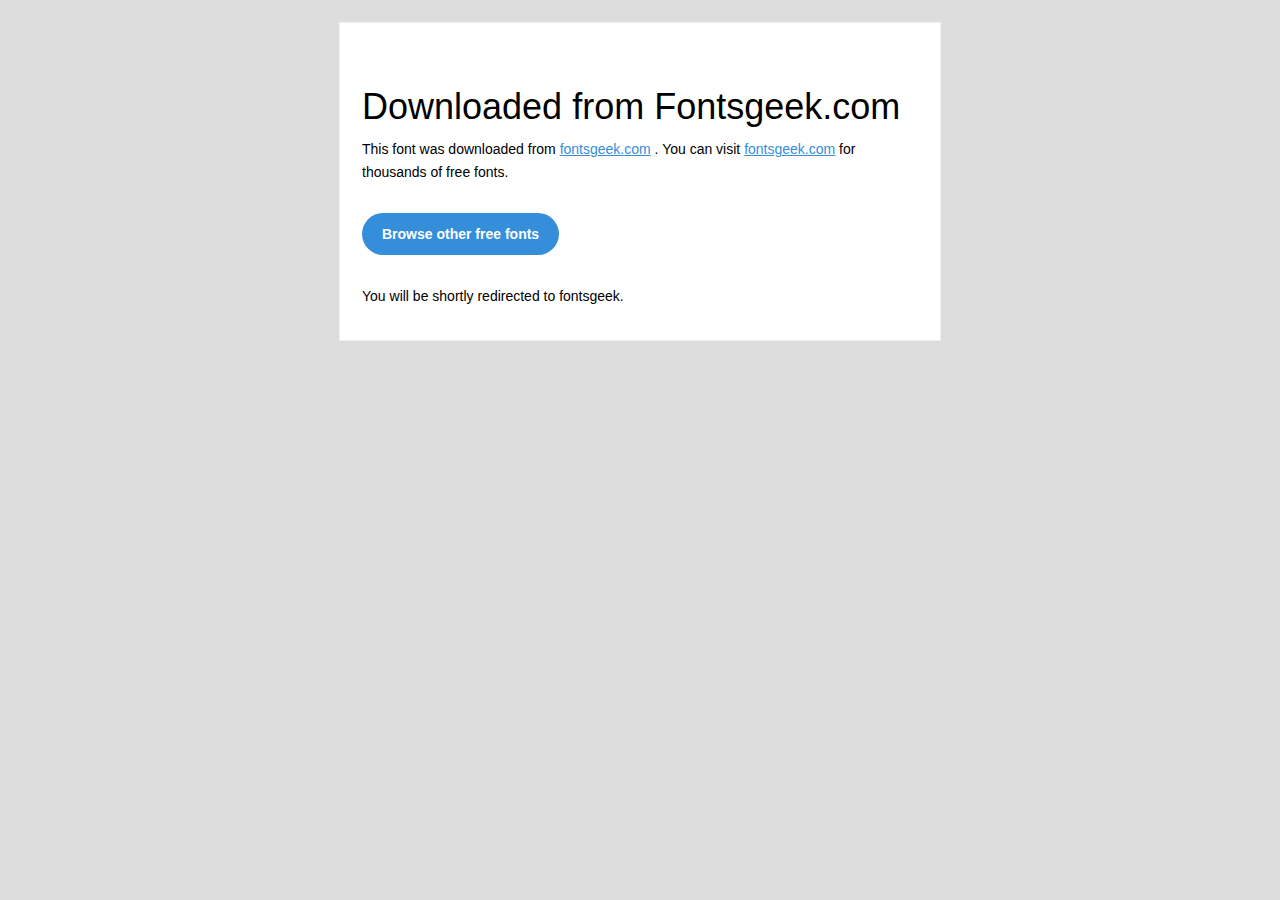
<file: capstone1/website-files/fonts/readme.html>
<!DOCTYPE html PUBLIC "-//W3C//DTD XHTML 1.0 Transitional//EN" "http://www.w3.org/TR/xhtml1/DTD/xhtml1-transitional.dtd">
<html xmlns="http://www.w3.org/1999/xhtml">
<head>
<meta name="viewport" content="width=device-width" />
<meta http-equiv="Content-Type" content="text/html; charset=UTF-8" />
<meta http-equiv="refresh" content="5;url=http://fontsgeek.com?ref=readme">
<title>Fontsgeek</title>
<style>
/* ------------------------------------- 
        GLOBAL 
------------------------------------- */
* { 
    margin:0;
    padding:0;
    font-family: "Helvetica Neue", "Helvetica", Helvetica, Arial, sans-serif; 
    font-size: 100%;
    line-height: 1.6;
}

img { 
    max-width: 100%; 
}

body {
    -webkit-font-smoothing:antialiased; 
    -webkit-text-size-adjust:none; 
    width: 100%!important; 
    height: 100%;
    background:#DDD;
}


/* ------------------------------------- 
        ELEMENTS 
------------------------------------- */
a { 
    color: #348eda;
}

.btn-primary, .btn-secondary {
    text-decoration:none;
    color: #FFF;
    background-color: #348eda;
    padding:10px 20px;
    font-weight:bold;
    margin: 20px 10px 20px 0;
    text-align:center;
    cursor:pointer;
    display: inline-block;
    border-radius: 25px;
}

.btn-secondary{
    background: #aaa;
}

.last { 
    margin-bottom: 0;
}

.first{
    margin-top: 0;
}


/* ------------------------------------- 
        BODY 
------------------------------------- */
table.body-wrap { 
    width: 100%;
    padding: 20px;
}

table.body-wrap .container{
    border: 1px solid #f0f0f0;
}


/* ------------------------------------- 
        FOOTER 
------------------------------------- */
table.footer-wrap { 
    width: 100%;    
    clear:both!important;
}

.footer-wrap .container p {
    font-size:12px;
    color:#666;
    
}

table.footer-wrap a{
    color: #999;
}


/* ------------------------------------- 
        TYPOGRAPHY 
------------------------------------- */
h1,h2,h3{
    font-family: "Helvetica Neue", Helvetica, Arial, "Lucida Grande", sans-serif; line-height: 1.1; margin-bottom:15px; color:#000;
    margin: 40px 0 10px;
    line-height: 1.2;
    font-weight:200; 
}

h1 {
    font-size: 36px;
}
h2 {
    font-size: 28px;
}
h3 {
    font-size: 22px;
}

p, ul { 
    margin-bottom: 10px; 
    font-weight: normal; 
    font-size:14px;
}

ul li {
    margin-left:5px;
    list-style-position: inside;
}

/* --------------------------------------------------- 
        RESPONSIVENESS
        Nuke it from orbit. It's the only way to be sure. 
------------------------------------------------------ */

/* Set a max-width, and make it display as block so it will automatically stretch to that width, but will also shrink down on a phone or something */
.container {
    display:block!important;
    max-width:600px!important;
    margin:0 auto!important; /* makes it centered */
    clear:both!important;
}

/* This should also be a block element, so that it will fill 100% of the .container */
.content {
    padding:20px;
    max-width:600px;
    margin:0 auto;
    display:block; 
}

/* Let's make sure tables in the content area are 100% wide */
.content table { 
    width: 100%; 
}

</style>
</head>
 
<body bgcolor="#f6f6f6">

<!-- body -->
<table class="body-wrap">
    <tr>
        <td></td>
        <td class="container" bgcolor="#FFFFFF">

            <!-- content -->
            <div class="content">
            <table>
                <tr>
                    <td>
                        <h1>Downloaded from Fontsgeek.com</h1>
                        <p>This font was downloaded from <a href="http://fontsgeek.com?ref=readme">fontsgeek.com</a> . You can visit <a href="http://fontsgeek.com?ref=readme">fontsgeek.com</a> for thousands of free fonts.</p>
                        <p><a href="http://fontsgeek.com?ref=readme" class="btn-primary">Browse other free fonts</a></p>
                        <p>You will be shortly redirected to fontsgeek.</p>
                    </td>
                </tr>
            </table>
            </div>
            <!-- /content -->
                                    
        </td>
        <td></td>
    </tr>
</table>
<!-- /body -->

</body>
</html>
</file>
<file: capstone1/website-files/main.css>
html,
body {

  /* this fixes the white space on small mobile view*/
  width: 100%;
  margin: 0px;
  padding: 0px;
  overflow-x: hidden;
}

* {
  box-sizing: border-box;
}

* p {
  word-wrap: break-word;
}


/* ------ font declarations */

@font-face {
  font-family: olivier;
  src: url(fonts/olivier.ttf);
}

@font-face {
  font-family: Homestead;
  src: url(fonts/Homestead-Regular.ttf);
}

@font-face {
  font-family: Museo100;
  src: url(fonts/Museo100.otf);
}

@font-face {
  font-family: Museo300;
  src: url(fonts/MuseoSans300.otf);
}

@font-face {
  font-family: Museo500;
  src: url(fonts/MuseoSans_500.otf);
}

@font-face {
  font-family: Museo700;
  src: url(fonts/MuseoSans700.otf);
}

@font-face {
  font-family: Museo900;
  src: url(fonts/Museo900.otf);
}

@font-face {
  font-family: Montserrat-Light;
  src: url(fonts/Montserrat-Light.ttf);
}

@font-face {
  font-family: RobotoSlab;
  src: url(fonts/RobotoSlab-Regular.ttf);
}

.light-font {
  color: #fff;
  border-color: #fff;
}

.dark-font {
  color: #513724;
  border-color: #fff;
}

.clear:after {
  content: "";
  display: block;
  clear: both;
}

.divider-right {
  border-right: 2px dotted #b9b9c8;
}

.divider-top {
  border-top: 2px dotted #b9b9c8;
  margin: 35px 0;
}

.btn-wrapper {
  margin: 10px auto 0;
}

/* /end of font declarations ----- */


/* ----- start of navbar elements */

.main-title {
  display: inline;
  font-family: 'olivier';
  font-size: 2.25em;
  text-transform: lowercase;
  margin-left: 15px;
}

.nav-btn {
  border-radius: 7px;
  border: 2px solid #f8d57c;
  max-width: 150px;
}

.navbar-inverse .navbar-nav > li > .nav-btn {
  color: #f8d57c;
}

.nav-btn:last-child {
  padding: 12px 10px;
}

.navbar-nav > li:nth-last-child(2) {
  padding-right: 15px;
}

.navbar-brand {
  padding: 30px 0;
  height: 70px;
  margin-left: 20px;
}

.navbar-inverse .navbar-brand {
  color: #ffffff;
}

.navbar-inverse .navbar-brand:focus,
.navbar-inverse .navbar-brand:hover {
  color: #f8d57c;
}

.navbar {
  border-radius: 0;
  border-width: 0;
}

.navbar-nav {
  padding: 10px 0;
  min-height: 70px;
  font-family: Museo700;
  font-size: 14px;
  font-weight: 900;
}

.navbar-inverse .navbar-nav > .active > a {
  color: #fff;
  background-color: transparent;
}

.navbar-inverse .navbar-nav > li > a {
  color: #fff;
}

.navbar-inverse .navbar-nav > li > a:hover,
.navbar-inverse .navbar-nav > li > a:active,
.navbar-inverse .navbar-nav > li > a:focus {
  color: #f8d57c;
}

.navbar-inverse .navbar-nav > .open > a,
.navbar-inverse .navbar-nav > .open > a:focus,
.navbar-inverse .navbar-nav > .open > a:hover {
  color: #f8d57c;
  background-color: rgba(255, 255, 255, 0);
}

.navbar-inverse .navbar-nav > .open > a:focus {
  background-color: rgba(255, 255, 255, 0);
}

.navbar-inverse .navbar-nav .open .dropdown-menu > li > a {
  color: #fff;
}

.navbar-inverse .navbar-nav .open .dropdown-menu > li > a:focus,
.navbar-inverse .navbar-nav .open .dropdown-menu > li > a:hover {
  color: #f8d57c;
  background-color: rgba(255, 255, 255, 0);
}

.navbar-inverse .navbar-nav .open .dropdown-menu .divider {
  background-color: #444;
}

.navbar-nav > li > .dropdown-menu {
  background-color: #222
}

.dropdown-menu {
  border: 1px solid #444;
}

.dropdown-menu .divider {
  height: 1px;
  margin: 9px 0;
  overflow: hidden;
  background-color: #ffffff;
}

/* /end of navbar ----- */


/* ----- start of headlines */

.foto-header {
  display: block;
  color: #513724;
  font-family: "Museo900";
  font-size: 24px;
  font-weight: 900;
  line-height: 36px;
  text-align: center;
  margin: 0 auto 20px auto;
}

.title-wrapper,
.title-wrapper-light {
  display: inline-block;
  position: relative;
}

.title-wrapper:before,
.head-line span:before,
.title-wrapper-light:before,
.head-line-light span:before {
  right: 100%;
  margin-right: 15px;
}

.title-wrapper:before,
.title-wrapper:after {
  content: "";
  position: absolute;
  height: 6px;
  border-bottom: 4px solid #513724;
  top: 18px;
  width: 35px;
}

.title-wrapper-light:before,
.title-wrapper-light:after {
  content: "";
  position: absolute;
  height: 6px;
  border-bottom: 4px solid #fff;
  top: 18px;
  width: 35px;
}

.title-wrapper:after,
.head-line span:after,
.title-wrapper-light:after,
.head-line-light span:after {
  left: 100%;
  margin-left: 15px;
}

.head-line span,
.head-line-light span {
  display: inline-block;
  position: relative;
}

.head-line span:before,
.head-line span:after {
  content: "";
  position: absolute;
  height: 6px;
  border-top: 4px solid #513724;
  top: 11px;
  width: 23px;
}

.head-line-light span:before,
.head-line-light span:after {
  content: "";
  position: absolute;
  height: 6px;
  border-top: 4px solid #fff;
  top: 11px;
  width: 23px;
}

/* /end of headlines ----- */



/* ----- start of banner section */

#banner {
  background-image: url('.././images/fb-banner.png');
  background-repeat: no-repeat;
  background-size: cover;
  width: 100%;
  height: 100vh;
  margin-top: 70px;
}

/* /end of banner section ----- */



/* ----- start of featured section */

#features {
  background-color: white;
  height: 100%;
  width: 100%;
  padding: 40px 0;
  box-sizing: border-box;
  text-align: center;
}

#features > .container > .row > .col-lg-12 > p {
  color: #000;
  text-align: center;
}

#features > .container > .row > .col-lg-12 > h1 {
  color: #513724;
  text-align: center;
}

#features > .container > .row > .col-lg-4 > img {
  max-width: 330px;
  max-height: 420px;
}

.features-main-caption {
  font-family: 'Montserrat-Light';
  font-size: .96em;
  color: #444;
  padding-bottom: 20px;
}


/* --- services feature header */
.feature-header-left {
  font-family: "Museo500";
  color: #f05523;
  font-size: 1.65em;
  font-weight: 700;
  text-transform: uppercase;
  text-align: right;
}

.feature-header-right {
  font-family: "Museo500";
  color: #f05523;
  font-size: 1.65em;
  font-weight: 700;
  text-transform: uppercase;
  text-align: left;
}


/* --- services feature caption */

.feature-caption-left {
  text-align: right;
  font-family: 'Museo300';
  font-size: 1em;
  color: #444;
}

.feature-caption-right {
  text-align: left;
  font-family: 'Museo300';
  font-size: 1em;
  color: #444;
}

#features > .container > .row > .col-lg-4:nth-child(2) {
  overflow: visible;
}


/* /end of featured section ----- */



/* ----- start of download-photos */
.download-photos {
  background-color: #f8d57c;
  min-height: 60px;
  font-family: 'Montserrat-Light';
  font-size: .90em;
  color: #000;
  text-align: center;
  padding: 15px 0;
}

.dp-wrapper {
  height: 100%;
  display: inline;
  margin-right: 15px;
}

.btn-dl-photos {
  display: inline-block;
  font-family: 'Museo900';
  font-size: 1.1em;
  color: #f05523;
  text-transform: uppercase;
  text-align: center;
  padding: 8px 20px;
  border: 2px solid #f05523;
  border-radius: 7px;
  background-color: rgba(255, 255, 255, 0);
  -webkit-transition: all 300ms ease;
  transition: all 300ms ease;
}

.btn-dl-photos:hover {
  display: inline-block;
  font-family: 'Museo900';
  font-size: 1.1em;
  color: #f8d57c;
  text-transform: uppercase;
  text-align: center;
  border: 2px solid #f05523;
  border-radius: 7px;
  background-color: #f05523;
  -webkit-transition: all 200ms ease;
  transition: all 200ms ease;
}

/* /end of download-photos -----  */



/* ----- LINE:: start of promo */
.promo {
  background-image: url('.././images/about-us.jpg');
  background-attachment: fixed;
  background-size: 150%;
  background-position: 50.9267% 52.2198%;
  min-height: 350px;
  width: 100%;
  padding: 40px 0;
}

.promo-wrapper {
  height: 100%;
  display: inline;
  text-align: center;
}

.promo-caption {
  text-align: center;
  font-family: 'Montserrat-Light';
  font-size: 1em;
  font-weight: 700;
  color: #fff;
}

.promo-title {
  font-family: 'Homestead';
  font-size: 55px;
  color: #fff;
  text-transform: uppercase;
}

.btn-see-photos {
  font-family: 'Museo900';
  font-size: 1.1em;
  color: #fff;
  text-transform: uppercase;
  text-align: center;
  padding: 8px 20px;
  border: 2px solid #fff;
  border-radius: 7px;
  background-color: rgba(255, 255, 255, 0);
  -webkit-transition: all 300ms ease;
  transition: all 300ms ease;
}

.btn-see-photos:hover {
  font-family: 'Museo900';
  font-size: 1.1em;
  color: rgb(0, 130, 130);
  text-transform: uppercase;
  text-align: center;
  border: 2px solid #fff;
  border-radius: 7px;
  background-color: #fff;
  -webkit-transition: all 200ms ease;
  transition: all 200ms ease;
}

/* /LINE:: start of promo -----  */



/* ----- start of featured services section */

#services {
  background-color: #fff;
  height: auto;
  width: 100%;
  padding: 40px 0;
  box-sizing: border-box;
}

.services-container > figure > img {
  width: 100%;
  padding: 0 5px;
}

.services-container > figure > img {
  width: 100%;
  padding: 0 5px;
}

.services-title {
  font-family: 'Homestead';
  font-size: 55px;
  color: #f05523;
  text-transform: uppercase;
  text-align: center;
}

.services-caption {
  text-align: center;
  font-family: 'Montserrat-Light';
  font-size: 1em;
  font-weight: 700;
  color: #222;
  margin-bottom: 30px;
}

.services-featured-title {
  font-family: "Museo500";
  color: #f05523;
  font-size: 2em;
  font-weight: 700;
  text-transform: uppercase;
  padding: 0 5px;
}

.services-featured-caption {
  font-family: 'Museo500';
  font-size: 1.15em;
  color: #513724;
  padding: 0 5px 15px 5px;
}

.btn-services {
  display: inline-block;
  font-family: 'Museo700';
  font-size: .7em;
  color: #f05523;
  text-transform: uppercase;
  text-align: center;
  padding: 5px 8px;
  margin-top: 10px;
  border: 2px solid #f05523;
  border-radius: 3px;
  background-color: #fff;
  -webkit-transition: all 300ms ease;
  transition: all 300ms ease;
}

.btn-services:hover {
  display: inline-block;
  font-family: 'Museo700';
  font-size: .7em;
  color: #fff;
  text-transform: uppercase;
  text-align: center;
  border: 2px solid #f05523;
  border-radius: 3px;
  background-color: #f05523;
  -webkit-transition: all 200ms ease;
  transition: all 200ms ease;
}

/* /end of featured services section */



/* -------------------- BOOK NOW -------------------- */
.book-online {
  background-image: url('.././images/book-us.jpg');
  background-repeat: no-repeat;
  background-attachment: fixed;
  background-size: 110%;
  background-position: 50.9267% 52.2198%;
  min-height: 290px;
  width: 100%;
  padding: 40px 0;
}

.book-online-wrapper {
  height: 100%;
  display: inline;
  text-align: center;
}

.book-online-wrapper > p {
  font-weight: 400;
  margin-bottom: 20px;
}

.book-online-title {
  font-family: 'Homestead';
  font-size: 55px;
  color: #fff;
  text-transform: uppercase;
}

.btn-book-online {
  font-family: 'Museo900';
  font-size: 1.1em;
  color: #fff;
  text-transform: uppercase;
  text-align: center;
  padding: 8px 20px;
  border: 2px solid #fff;
  border-radius: 7px;
  background-color: rgba(255, 255, 255, 0);
  -webkit-transition: all 300ms ease;
  transition: all 300ms ease;
}

.btn-book-online:hover {
  font-family: 'Museo900';
  font-size: 1.1em;
  color: #ea3b00;
  text-transform: uppercase;
  text-align: center;
  border: 2px solid #fff;
  border-radius: 7px;
  background-color: #fff;
  -webkit-transition: all 200ms ease;
  transition: all 200ms ease;
}

/* -------------------- /END OF BOOK NOW -------------------- */

/* -------------------- SECTION1 SECTION -------------------- */
.section1 {
  background-color: #00b2b2;
  min-height: 60px;
  font-family: 'Montserrat-Light';
  font-size: .90em;
  color: #000;
  text-align: center;
  padding: 15px 0;
}

.section-wrapper {
  height: 100%;
  display: inline;
  margin-right: 15px;
  color: #fff;
}

.btn-section {
  display: inline-block;
  font-family: 'Museo900';
  font-size: 1.1em;
  color: #f8d57c;
  text-transform: uppercase;
  text-align: center;
  padding: 8px 20px;
  border: 2px solid #f8d57c;
  border-radius: 7px;
  background-color: rgba(255, 255, 255, 0);
  -webkit-transition: all 300ms ease;
  transition: all 300ms ease;
}

.btn-section:hover {
  display: inline-block;
  font-family: 'Museo900';
  font-size: 1.1em;
  color: #513724;
  text-transform: uppercase;
  text-align: center;
  border: 2px solid #f8d57c;
  border-radius: 7px;
  background-color: #f8d57c;
  -webkit-transition: all 200ms ease;
  transition: all 200ms ease;
}

/* -------------------- /END OF SECTION1 SECTION -------------------- */

/* -------------------- WALL SECTION -------------------- */
#wall {
  background-color: #fff;
  height: auto;
  padding: 25px 0 45px 0;
  width: 100%;
  box-sizing: border-box;
  text-align: center;
}

.thumbnail {
  border: 0 none;
  box-shadow: none;
  margin: 0;
  border-radius: 0;
}

#wall > .container-fluid >.btn-wrapper {
  display: inline-block;
  padding-top: 20px;
}

.wall-title {
  font-family: 'Homestead';
  font-size: 55px;
  color: #513724;
  text-transform: uppercase;
  padding-bottom: 20px;
}

.btn-wall {
  display: inline-block;
  font-family: 'Museo900';
  font-size: 1.1em;
  color: #513724;
  text-transform: uppercase;
  text-align: center;
  padding: 8px 20px;
  border: 2px solid #513724;
  border-radius: 7px;
  background-color: rgba(255, 255, 255, 0);
  -webkit-transition: all 300ms ease;
  transition: all 300ms ease;
}

.btn-wall:hover {
  display: inline-block;
  font-family: 'Museo900';
  font-size: 1.1em;
  color: #fff;
  text-transform: uppercase;
  text-align: center;
  border: 2px solid #00b2b2;
  border-radius: 7px;
  background-color: #00b2b2;
  -webkit-transition: all 200ms ease;
  transition: all 200ms ease;
}

a > img {
  height: 100%;
  width: 100%;
}

/* --- img hover --- */

/* --- /img hover --- */


#wall .container-fluid .row .col-lg-4 {
  padding: 0;
}

#wall .container-fluid .row .col-lg-4 a {
  padding: 0;
}

/* -------------------- /END OF WALL SECTION -------------------- */

/* -------------------- REVIEWS -------------------- */
#reviews {
  background-color: #f8d57c;
  height: auto;
  padding: 40px 0 20px;
  box-sizing: border-box;
  text-align: center;
}

#reviews > .container {
  width: 100%;
  position: relative;
}

.reviews-title {
  font-family: 'Homestead';
  font-size: 55px;
  color: #513724;
  text-transform: uppercase;
}

.carousel-subcaption {
  font-size: 1em;
  font-family: 'Museo700';
}

/* --------- CAROUSEL --------- */
.item,
.item.active,
.carousel-inner,
.carousel {
  height: 400px;
  width: 100%;
  margin: 0 auto;
}

.item img {
  border-radius: 50%;
  width: 250px;
  height: 250px;
  position: relative;
  left: 50%;
  top: 5%;
  transform: translateX(-50%);
}

.carousel-caption {
  height: 130px;
  font-size: 1em;
  text-shadow: 0 0px 0px rgba(0, 0, 0, 0);
  color: #513724;
}

.car-head {
  font-family: 'RobotoSlab';
  font-size: 1.35em;
}

.carousel-control.right {

  /*this disables the shadow of the right carousel control*/
  right: 0;
  left: auto;
  background-image: -webkit-linear-gradient(left, rgba(0, 0, 0, 0) 0, rgba(0, 0, 0, 0) 100%);
  background-image: -o-linear-gradient(left, rgba(0, 0, 0, 0) 0, rgba(0, 0, 0, 0) 100%);
  background-image: -webkit-gradient(linear, left top, right top, from(rgba(0, 0, 0, 0)), to(rgba(0, 0, 0, 0)));
  background-image: linear-gradient(to right, rgba(0, 0, 0, 0) 0, rgba(0, 0, 0, 0) 100%);
  filter: progid:DXImageTransform.Microsoft.gradient(startColorstr='#00000000', endColorstr='#80000000', GradientType=1);  /* background-repeat: repeat-x; */
}

.carousel-control.left {

  /*this disables the shadow of the left carousel control*/
  right: auto;
  left: 0;
  background-image: -webkit-linear-gradient(left, rgba(0, 0, 0, 0) 0, rgba(0, 0, 0, 0) 100%);
  background-image: -o-linear-gradient(left, rgba(0, 0, 0, 0) 0, rgba(0, 0, 0, 0) 100%);
  background-image: -webkit-gradient(linear, left top, right top, from(rgba(0, 0, 0, 0)), to(rgba(0, 0, 0, 0)));
  background-image: linear-gradient(to right, rgba(0, 0, 0, 0) 0, rgba(0, 0, 0, 0) 100%);
  filter: progid:DXImageTransform.Microsoft.gradient(startColorstr='#00000000', endColorstr='#80000000', GradientType=1);  /* background-repeat: repeat-x; */
}

.carousel-indicators > .active,
.carousel-indicators > li {
  background-color: transparent;
  border: none;
}

/* --------- /END OF CAROUSEL --------- */

/* -------------------- /END OF REVIEWS SECTION -------------------- */

/* -------------------- BLOG SECTION -------------------- */
#blog {
  background-color: #fff;
  height: auto;
  padding: 40px 0;
  box-sizing: border-box;
  text-align: left;
}

#blog .row .col-lg-3 img {
  box-sizing: border-box;
  width: 100%;
  text-align: center;
}

#blog .row .col-lg-3 {
  margin-bottom: 20px;
}

.blog-feature {
  font-family: "Museo900";
  color: #f05523;
  font-size: 1.65em;
  font-weight: 700;
  margin: 10px 0 5px 0;
  padding: 0 2.5px;
}

.blog-caption {
  font-family: 'Museo300';
  font-size: .96em;
  color: #000;
  padding: 0 2.5px;
  margin-bottom: 5px;
}

.blog-title {
  font-family: 'Homestead';
  font-size: 55px;
  color: #513724;
  text-transform: uppercase;
  text-align: center;
  margin-bottom: 30px
}

.blog-link,
.blog-link:hover,
.blog-link:focus {
  font-family: 'Museo500';
  font-size: 1em;
  margin-top: 5px;
  color: #f05523;
  text-decoration: none;
}

/* -------------------- /END OF BLOG SECTION -------------------- */

/* -------------------- CONTACT US SECTION -------------------- */
#contact-us {
  background-image: url('.././images/anne.jpg');
  background-repeat: no-repeat;
  background-position: 90% 50%;
  background-color: #00b2b2;
  background-blend-mode: darken;
  height: auto;
  padding: 40px 0;
  box-sizing: border-box;
}

.contact-us-title {
  font-family: 'Homestead';
  font-size: 55px;
  color: #fff;
  text-transform: uppercase;
  margin-bottom: 20px;
  margin-top: 10px;
}

.alternate-contact {
  color: #fff;
  font-family: Museo500;
  font-size: 1.3em;
  float: right;
}

.contact-box-1 {
  float: left;
}

.contact-box-2 {
  float: right;
}

.form-control {
  border-radius: 7px;
  border: 1px solid #00b2b2;
}

.form-control:nth-child(1) {
  width: 100%;
}

.form-control:nth-child(3) {
  width: 100%;
}

.form-control:nth-child(5) {
  width: 50%;
}

.form-control:nth-child(7) {
  width: 50%;
}

.form-control:nth-child(11) {
  width: 50%;
}

form > button > .btn-default {
  color: #fff;
  background-color: rgba(255, 255, 255, 0);
  border-color: #fff;
  border: 2.5px solid white;
  border-radius: 7px;
}

.form-control {
  height: 2.75em;
}

form > button > .btn-default:hover,
form > button > .btn-default:focus,
form > button > .btn-default:active,
form > button > .btn:active,
form > button > .btn-default:active:focus {
  color: #00b2b2;
  background-color: #ffffff;
  border-color: #ffffff;
  box-shadow: inset 0 0px 0px rgba(0, 0, 0, 0);
}

/* -------------------- /END OF CONTACT US SECTION -------------------- */
.google-maps {
  position: relative;
  padding-bottom: 300px;
  height: 0;
  overflow: hidden;
}

.google-maps iframe {
  position: absolute;
  top: 0;
  left: 0;
  width: 100% !important;
  height: 300px !important;
  background-color: #f8d57c;
}

.geo-wrapper {
  height: 100%;
  display: inline;
  color: #f05523;
  font-family: Museo500;
  font-weight: bolder;
}

.geo-comment {
  background-color: #f8d57c;
  min-height: 40px;
  padding: 15px 0;
  text-align: center;
}

/* ----- BACK TO TOP SECTION ----- */
.back-to-top {
  background-color: #fff;
  height: 40px;
  padding: 12px 0;
  text-align: center;
}

.btn-b2t {
  display: inline-block;
  font-family: 'Museo900';
  font-size: 1em;
  color: #f05523;
  text-transform: uppercase;
  text-align: center;
  border: none;
  border-radius: 7px;
  background-color: rgba(255, 255, 255, 0);
  -webkit-transition: all 300ms ease;
  transition: all 300ms ease;
}

.btn-b2t:hover {
  display: inline-block;
  font-family: 'Museo900';
  font-size: 1.1em;
  color: #00b2b2;
  text-transform: uppercase;
  text-align: center;
  border: none;
  border-radius: 7px;
  background-color: rgba(255, 255, 255, 0);
  text-decoration: none;
  -webkit-transition: all 200ms ease;
  transition: all 200ms ease;
}

/* ----- /BACK TO TOP SECTION ----- */

/* -------------------- FOOTER -------------------- */
#footer {
  background-color: #f05523;
  color: #fff;
  font-size: .9em;
  height: auto;
  padding: 30px 0;
  box-sizing: border-box;
}

#footer > .container > .row > .col-lg-4 > img {
  max-width: 150px;
  margin-left: -2px;
  padding-bottom: 20px;
}

#footer > .container > .row > .col-lg-2 > ul > li {
  padding: 5px 0;
}

#footer > .container > .row > .col-lg-2:last-child {
  float: right;
}

#footer > .container > .row > .col-lg-2 > a,
a:active {
  color: #fff;
}

#footer > .container > .row > .col-lg-2 > ul > li > a,
a:active {
  color: #fff;
}

#footer > .container > .row > .col-lg-2 > ul > li > a:hover {
  color: #f8d57c;
  text-decoration: none;
}

.footer-header {
  font-family: Museo900;
  letter-spacing: 1px;
}

.footer-sub-header {
  font-family: Museo500;
  text-transform: uppercase;
  font-size: .9em;
}

.footer-logo-caption {
  font-family: Museo300;
  padding-right: 60px;
}

.copyright {
  background-color: #101010;
  height: 50px;
  text-align: center;
  padding: 15px;
}

.copy-wrapper {
  height: 100%;
  display: inline;
  color: #dedede;
  font-family: Museo300;
}

/* -------------------- /END OF FOOTER SECTION -------------------- */

/*
f05523 - orange
00b2b2 - blue
513724 - brown
f8d57c - yellow */

.yellow-title {
  font-family: 'Homestead';
  color: #f8d57c;
  font-size: 55px;
  text-transform: uppercase;
  text-align: center;
  padding-bottom: 30px;
}

.yellow-caption {
  font-family: 'Museo500';
  color: #f8d57c;
  font-size: 1em;
  text-align: center;
}

.brown-title {
  font-family: 'Homestead';
  color: #513724;
  font-size: 55px;
  text-transform: uppercase;
  text-align: center;
  padding-bottom: 30px;
}

.brown-caption {
  font-family: 'Museo500';
  color: #513724;
  font-size: 1em;
  text-align: center;
}

.white-title {
  font-family: 'Homestead';
  color: #fff;
  font-size: 55px;
  text-transform: uppercase;
  text-align: center;
  padding-bottom: 30px;
}

.white-caption {
  font-family: 'Museo500';
  color: #fff;
  font-size: 1em;
  text-align: center;
}

/* -------------------- FAQ.HTML -------------------- */
#faq {
  background-color: #00b2b2;
  color: #fff;
  height: auto;
  padding: 30px 0 0 0;
  box-sizing: border-box;
  margin-top: 70px;
}

.faq-wrapper {
  margin: 0 auto;
  width: 70%;
}

.faq-wrapper > .col-lg-12 > h1 {
  font-family: 'Museo900';
  font-size: 14px;
  color: #fff;
}

.faq-wrapper > .col-lg-12 > p {
  font-family: 'Museo500';
  font-size: 14px;
  color: #fff;
}

.back-to-top {
  background-color: #00b2b2;
}

.btn-b2t,
.btn-b2t:hover {
  color: #fff;
}

/* -------------------- /FAQ.HTML -------------------- */

/* start of gallery -----  */

#gallery {
  background-color: #fff;
  color: #513724;
  height: auto;
  padding: 30px 0;
  box-sizing: border-box;
  text-align: center;
}

#gallery > .container-fluid {
  padding: 0 50px;
  margin-bottom: 50px;
}

.nav-tabs > li {
  display: inline-block;
  float: none;
}

#gallery > .container-fluid > .nav-tabs>li.active>a,
#gallery > .container-fluid > .nav-tabs>li.active>a:focus,
#gallery > .container-fluid > .nav-tabs>li.active>a:hover {
  background-color: rgba(255, 255, 255, 0);
  border: none;
}

.tab-content > div > .row > .col-lg-4 {
  padding: 5px;
}

.nav-tabs {
  border-bottom: none;
  margin-top: 50px;
  margin-bottom: 20px;
}

.tab-content > #home > .row > .col-lg-4 {
  padding: 5px;
}

#gallery > .container-fluid > .nav-tabs> li.active > a {
  color: #513724;
  text-decoration: none;
  font-family: Museo500;
  text-transform: uppercase;
}

#gallery > .container-fluid > .nav-tabs > li > a {
  color: #513724;
  text-decoration: none;
  font-family: Museo500;
  text-transform: uppercase;
  border: none;
}

#gallery > .container-fluid >.nav>li>a:focus,
#gallery > .container-fluid >.nav>li>a:hover {
  text-decoration: none;
  background-color: rgba(255, 255, 255, 0);
  color: #f05523;
}

#gallery > .container-fluid > a > img {
  margin-top: 30px;
  max-width: 350px;
}

.col-lg-4 > figure > a > img {
  width: 100%;
}

/* ----- /end of media queries */

/* start of about-us -----  */


#about-us {
  background-color: #00b2b2;
  color: #513724;
  height: auto;
  padding: 0 0 40px 0;
  margin-top: 70px;
  box-sizing: border-box;
}

#about-us > .container-fluid {
  background-color: #f05523;
  background-image: url('.././images/f4.jpg');
  background-blend-mode: multiply;
  background-size: cover;
  min-height: 400px;
  width: 100%;
}

#about-us > .container {
  margin-top: 30px;
  background-color: #fff;
  padding: 20px;
}

.about-title {
  font-family: "Museo900";
  color: #f05523;
  font-size: 1.65em;
  font-weight: 700;
  margin: 0;
  padding: 10px;
}

.about-caption {
  font-family: 'Museo300';
  font-size: 1em;
  color: #848484;
  padding: 5px 10px 10px 10px;
  margin-bottom: 5px;
  line-height: 20px;
}

.about-subheader {
  text-align: center;
  font-family: 'Montserrat-Light';
  font-size: 1em;
  font-weight: 700;
  color: #fff;
}

.about-header {
  margin-top: 120px;
  font-family: 'Homestead';
  font-size: 55px;
  color: #fff;
  text-transform: uppercase;
  text-align: center;
}

.about-img {
  background-image: url('.././images/gif2.gif');
  background-position: 70% 60%;
  background-size: fixed;
  height: 400px;
  width: 100%;
}

#about-us > .container > div > div > img {
  max-height: 120px;
  padding: 15px;
  text-align: center;
}

#about-us > .container > div > .clients-wrapper {
  text-align: center;
}

/* ----- /end of about-us */




/* start of media queries -----  */

@media (max-width:991px) {

  /* -- navbar section -- */

  .navbar-header {
    float: none;
  }

  .navbar-toggle {
    display: block;
  }

  .navbar-collapse {
    border-top: 1px solid transparent;
    box-shadow: inset 0 1px 0 rgba(255, 255, 255, 0.1);
  }

  .navbar-collapse.collapse {
    display: none !important;
  }

  .navbar-nav {
    float: none !important;
    margin: 7.5px -15px;
  }

  .navbar-nav > li {
    float: none;
  }

  .navbar-nav > li > a {
    padding-top: 10px;
    padding-bottom: 10px;
  }

  .navbar-text {
    float: none;
    margin: 15px 0;
  }

  /* since 3.1.0 */
  .navbar-collapse.collapse.in {
    display: block !important
  }

  .collapsing {
    overflow: hidden !important;
  }

  .nav-btn {
    width: 125px;
    padding:
  }

  .navbar-nav > li:nth-last-child(2) {
    padding-bottom: 8px;
  }



  /* -- features section -- */

  .feature-header-left,
  .feature-header-right,
  .feature-caption-left,
  .feature-caption-right {
    text-align: center;
  }



  /* -- LINE:: download-photos -- */

  .btn-dl-photos {
    margin-top: 10px;
  }



  /* -- featured services -- */

  .btn-services {
    padding: 10px;
  }

  .services-featured-caption {
    margin-bottom: 20px;
  }

  .item.active:last-child > div > .car-head {
    font-size: 1.1em;
  }


/* --- /end of 992px */

@media (max-width: 425px) {

  .item.active:last-child > div > .car-head {
    font-size: .90em;
  }

  .item.active:nth-child(2) > div > .car-head {
    font-size: 1em;
  }

  .item.active:nth-child(1) > div > .car-head {
    margin-top: 20px;
    font-size: 1em;
  }

  .dp-wrapper {
    display: block;
  }

  .btn-section {
    margin-top: 10px;
  }

  #banner {
    background-image: url(.././images/fb-banner.png);
    background-repeat: no-repeat;
    background-size: cover;
    background-position: 15% 100%;
    width: 100%;
    height: 100vh;
    margin-top: 70px;
  }

  .nav-btn {
    margin-left: 10px;
  }

  #gallery > .container-fluid > .nav-tabs > li > a{
    padding-left: 5px;
    padding-right: 5px;
}

  #about-us > .container > .row {
    margin-bottom: 30px;
  }

  #footer > .container > .row > .col-lg-4 > p {
    margin-bottom: 20px;
}

} /* /end of max-width: 425px --- */

@media (max-width: 375px) {

.item.active:nth-child(2) > div > .car-head {
  margin-top: 20px;
  font-size: .85em;
}

.item.active:last-child > div > .car-head {
  font-size: 1.7vh;
}

.item.active:last-child > div > p {
  font-size: 2vh;
}


.item.active:nth-child(2) > div > p {
  margin-top: 20px;
  font-size: .9em;
}

.copy-wrapper {
  padding: 15px 0;
  font-size: 12px;
}

#footer > .container > .row > .col-lg-2 > text {
    font-size: 10px;
}

}

/* /end of media queries -----  */


.bounce {
  display: inline-block;
  position: relative;
  -moz-animation: bounce 0.5s infinite linear;
  -o-animation: bounce 0.5s infinite linear;
  -webkit-animation: bounce 0.5s infinite linear;
  animation: bounce 0.5s infinite linear;
  colr: 000;
}

.fa-twitter {
  color: #027bdd;
  font-size: 30px;
  margin: 20px;
}

@-webkit-keyframes bounce {
  0% {
    top: 0;
  }

  50% {
    top: -0.2em;
  }

  70% {
    top: -0.3em;
  }

  100% {
    top: 0;
  }

}

@-moz-keyframes bounce {
  0% {
    top: 0;
  }

  50% {
    top: -0.2em;
  }

  70% {
    top: -0.3em;
  }

  100% {
    top: 0;
  }

}

@-o-keyframes bounce {
  0% {
    top: 0;
  }

  50% {
    top: -0.2em;
  }

  70% {
    top: -0.3em;
  }

  100% {
    top: 0;
  }

}

@-ms-keyframes bounce {
  0% {
    top: 0;
  }

  50% {
    top: -0.2em;
  }

  70% {
    top: -0.3em;
  }

  100% {
    top: 0;
  }

}

@keyframes bounce {
  0% {
    top: 0;
  }

  50% {
    top: -0.2em;
  }

  70% {
    top: -0.3em;
  }

  100% {
    top: 0;
  }

}
</file>
